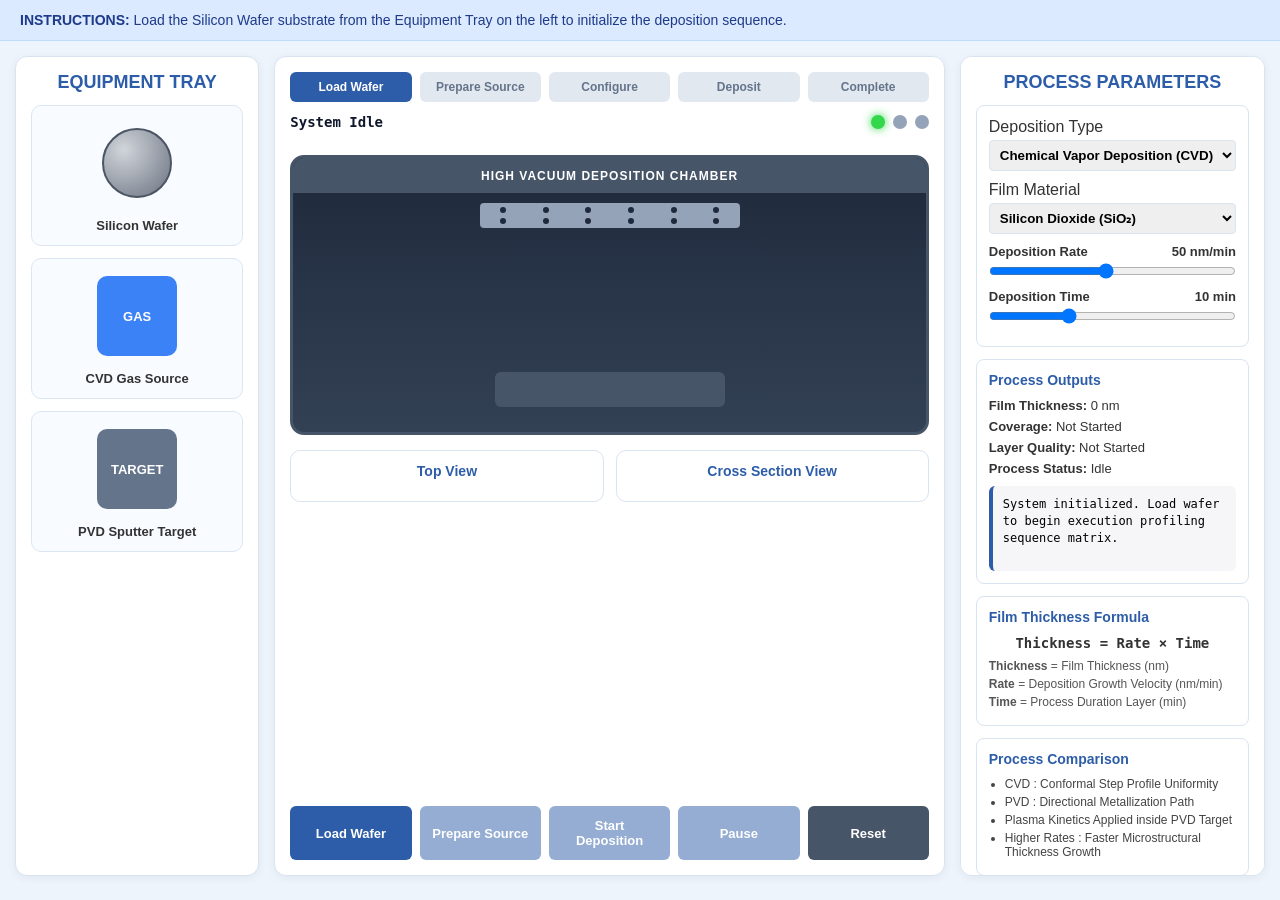
<file: exp-deposition-dei/simulation/index.html>
<!DOCTYPE html>
<html lang="en">
<head>
    <meta charset="UTF-8">
    <meta name="viewport" content="width=device-width, initial-scale=1.0">
    <title>Thin Film Deposition Virtual Lab</title>
    <link rel="stylesheet" href="./css/main.css">
</head>
<body>

    <div class="top-instruction-bar" id="instructionBanner">
        <strong>Instructions:</strong> <span id="instructionText">Load the Silicon Wafer substrate from the Equipment Tray on the left to initialize the deposition sequence.</span>
    </div>


    <main class="main-container">
        <section class="panel left-panel">
            <h2>Equipment Tray</h2>
            <div class="equipment-area">
                <div class="equipment-card" id="waferCard">
                    <div class="equipment-display">
                        <div class="mini-wafer"></div>
                    </div>
                    <p class="equipment-label">Silicon Wafer</p>
                </div>

                <div class="equipment-card" id="gasCard">
                    <div class="equipment-display">
                        <div class="gas-icon">GAS</div>
                    </div>
                    <p class="equipment-label">CVD Gas Source</p>
                </div>

                <div class="equipment-card" id="targetCard">
                    <div class="equipment-display">
                        <div class="target-icon">TARGET</div>
                    </div>
                    <p class="equipment-label">PVD Sputter Target</p>
                </div>
            </div>
        </section>

        <section class="panel center-panel">
            <div class="step-tracker">
                <div class="step active-step" id="step1">Load Wafer</div>
                <div class="step" id="step2">Prepare Source</div>
                <div class="step" id="step3">Configure</div>
                <div class="step" id="step4">Deposit</div>
                <div class="step" id="step5">Complete</div>
            </div>

            <div class="lab-area">
                <div class="hud-display">
                    <div class="process-timer" id="processTimer">System Idle</div>
                    <div class="status-right">
                        <div class="status-led green active" id="lightGreen"></div>
                        <div class="status-led orange" id="lightOrange"></div>
                        <div class="status-led red" id="lightRed"></div>
                    </div>
                </div>

                <div class="vacuum-chamber">
                    <div class="chamber-header">
                        <div class="vacuum-label">HIGH VACUUM DEPOSITION CHAMBER</div>
                    </div>

                    <div class="showerhead" id="showerhead">
                        <div class="hole"></div><div class="hole"></div><div class="hole"></div>
                        <div class="hole"></div><div class="hole"></div><div class="hole"></div>
                        <div class="hole"></div><div class="hole"></div><div class="hole"></div>
                        <div class="hole"></div><div class="hole"></div><div class="hole"></div>
                    </div>

                    <div class="pvd-target hidden" id="pvdTarget">SPUTTER TARGET</div>

                    <div class="plasma-zone" id="plasmaZone">
                        <div class="plasma-core"></div>
                    </div>

                    <div class="particle-zone" id="particleZone"></div>

                    <div class="wafer-stage">
                        <div class="wafer-chuck">
                            <div class="wafer-real" id="waferReal">
                                <div class="film-layer" id="filmLayer"></div>
                            </div>
                        </div>
                    </div>
                </div>

                <div class="visualization-row">
                    <div class="view-card">
                        <h3>Top View</h3>
                        <div class="wafer-top-view">
                            <div class="deposited-layer-top" id="depositedLayerTop"></div>
                        </div>
                    </div>

                    <div class="view-card">
                        <h3>Cross Section View</h3>
                        <div class="cross-section-wafer">
                            <div class="deposited-layer" id="depositedLayer"></div>
                            <div class="silicon-layer">Silicon Wafer</div>
                        </div>
                    </div>
                </div>
            </div>

            <div class="button-area-container">
                <div class="button-area">
                    <button id="loadWaferBtn" class="btn">Load Wafer</button>
                    <button id="prepareBtn" class="btn" disabled>Prepare Source</button>
                    <button id="startBtn" class="btn" disabled>Start Deposition</button>
                    <button id="pauseBtn" class="btn" disabled>Pause</button>
                    <button id="resetBtn" class="btn btn-reset">Reset</button>
                </div>
            </div>
        </section>

        <section class="panel right-panel">
            <h2>Process Parameters</h2>
            <div class="control-card">
                <div class="slider-group">
                    <label for="depositionType">Deposition Type</label>
                    <select id="depositionType">
                        <option value="cvd">Chemical Vapor Deposition (CVD)</option>
                        <option value="pvd">Physical Vapor Deposition (PVD)</option>
                    </select>
                </div>

                <div class="slider-group">
                    <label for="materialType">Film Material</label>
                    <select id="materialType">
                        <option value="oxide">Silicon Dioxide (SiO₂)</option>
                        <option value="poly">Polysilicon</option>
                        <option value="aluminum">Aluminum</option>
                    </select>
                </div>

                <div class="slider-group">
                    <div class="slider-header">
                        <label for="depositionRate">Deposition Rate</label>
                        <span><span id="rateValue">50</span> nm/min</span>
                    </div>
                    <input type="range" id="depositionRate" min="5" max="100" value="50">
                </div>

                <div class="slider-group">
                    <div class="slider-header">
                        <label for="depositionTime">Deposition Time</label>
                        <span><span id="timeValue">10</span> min</span>
                    </div>
                    <input type="range" id="depositionTime" min="1" max="30" value="10">
                </div>
            </div>

            <div class="output-box">
                <h3>Process Outputs</h3>
                <div class="diagnostic-row">
                    <strong>Film Thickness:</strong> <span id="thicknessOutput">0</span> nm
                </div>
                <div class="diagnostic-row">
                    <strong>Coverage:</strong> <span id="coverageOutput">Not Started</span>
                </div>
                <div class="diagnostic-row">
                    <strong>Layer Quality:</strong> <span id="qualityOutput">Not Started</span>
                </div>
                <div class="diagnostic-row">
                    <strong>Process Status:</strong> <span id="processStatus">Idle</span>
                </div>
                <div class="console-log" id="statusBox">
                    System initialized. Load wafer to begin execution profiling sequence matrix.
                </div>
            </div>

            <div class="formula-box">
                <h3>Film Thickness Formula</h3>
                <div class="equation">Thickness = Rate &times; Time</div>
                <div class="variable-legend">
                    <p><strong>Thickness</strong> = Film Thickness (nm)</p>
                    <p><strong>Rate</strong> = Deposition Growth Velocity (nm/min)</p>
                    <p><strong>Time</strong> = Process Duration Layer (min)</p>
                </div>
            </div>

            <div class="relations-box">
                <h3>Process Comparison</h3>
                <ul>
                    <li>CVD : Conformal Step Profile Uniformity</li>
                    <li>PVD : Directional Metallization Path</li>
                    <li>Plasma Kinetics Applied inside PVD Target</li>
                    <li>Higher Rates : Faster Microstructural Thickness Growth</li>
                </ul>
            </div>
        </section>
    </main>

    <script src="./js/main.js"></script>
</body>
</html>
</file>
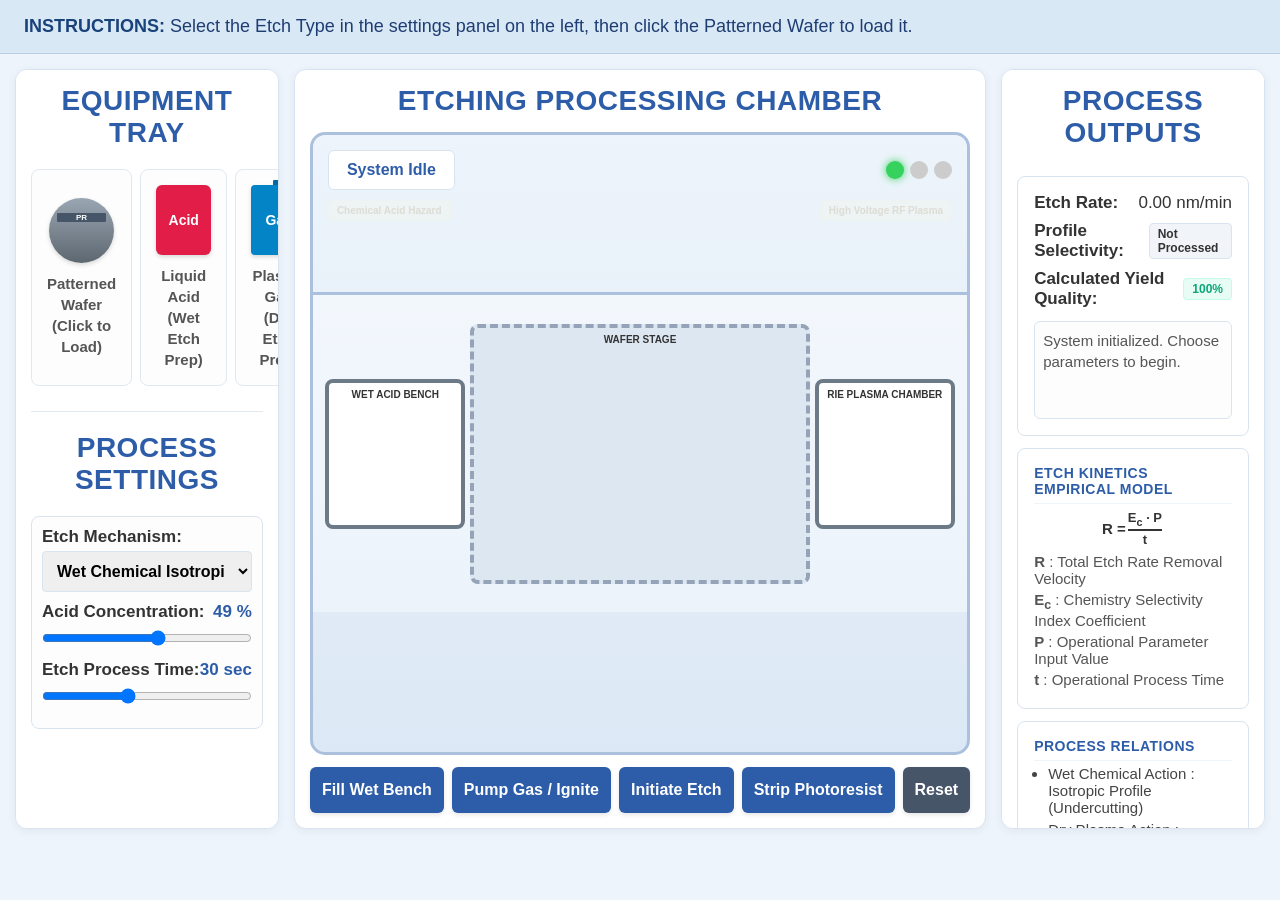
<file: exp-etching-dei/simulation/index.html>
<!DOCTYPE html>
<html lang="en">
<head>
    <meta charset="UTF-8">
    <meta name="viewport" content="width=device-width, initial-scale=1.0">
    <title>Semiconductor Etching Virtual Lab</title>
    <link rel="stylesheet" href="./css/main.css">
</head>
<body>

    <div class="orientation-overlay">
        <div class="overlay-card">
            <div class="phone-icon-animation">🔄</div>
            <h2>Screen Rotation Required</h2>
            <p>This Virtual Lab module requires a wider workspace. Please rotate your device to landscape mode to begin the experiment.</p>
        </div>
    </div>

    <div class="top-instruction-bar" id="instructionBanner">
        <strong>Instructions:</strong> <span id="instructionText">Select the Etch Type in the settings panel on the left, then click the Patterned Wafer to load it.</span>
    </div>

    <main class="main-container">
        <section class="panel left-panel">
            <h2>Equipment Tray</h2>
            <div class="equipment-area">
                <div class="equipment-card" id="waferCard">
                    <div class="equipment wafer-tool" id="waferTool">
                        <div class="mini-wafer-patterned"></div>
                    </div>
                    <p class="equipment-label">Patterned Wafer (Click to Load)</p>
                </div>

                <div class="equipment-card" id="etchantCard">
                    <div class="equipment bottle" id="etchantBottle">
                        <span>Acid</span>
                    </div>
                    <p class="equipment-label">Liquid Acid (Wet Etch Prep)</p>
                </div>

                <div class="equipment-card" id="gasCard">
                    <div class="equipment gas-canister" id="gasCanister">
                        <div class="canister-cap"></div>
                        <span>Gas</span>
                    </div>
                    <p class="equipment-label">Plasma Gas (Dry Etch Prep)</p>
                </div>
            </div>

            <hr class="panel-divider">

            <h2>Process Settings</h2>
            <div class="control-card">
                <div class="slider-group">
                    <div class="slider-header">
                        <label for="etchType">Etch Mechanism:</label>
                    </div>
                    <select id="etchType" class="selector-input">
                        <option value="wet">Wet Chemical Isotropic Etching</option>
                        <option value="dry">Dry Reactive Ion Anisotropic Etching (RIE)</option>
                    </select>
                </div>

                <div class="slider-group" id="concentrationGroup">
                    <div class="slider-header">
                        <label for="etchConcentration">Acid Concentration:</label>
                        <span class="metric-display"><span id="concentrationValue">49</span> %</span>
                    </div>
                    <input type="range" id="etchConcentration" min="10" max="80" value="49">
                </div>

                <div class="slider-group" id="rfPowerGroup" style="display: none;">
                    <div class="slider-header">
                        <label for="rfPower">RF Plasma Power:</label>
                        <span class="metric-display"><span id="rfValue">150</span> W</span>
                    </div>
                    <input type="range" id="rfPower" min="50" max="300" value="150">
                </div>

                <div class="slider-group">
                    <div class="slider-header">
                        <label for="etchTime">Etch Process Time:</label>
                        <span class="metric-display"><span id="timeValue">30</span> sec</span>
                    </div>
                    <input type="range" id="etchTime" min="10" max="60" value="30">
                </div>
            </div>
        </section>

        <section class="panel center-panel">
            <h2>Etching Processing Chamber</h2>
            
            <div class="lab-area">
            <div class="hud-display">

    <div class="process-timer" id="processTimer">
        System Idle
    </div>

    <div class="status-lights">
        <div class="light green active" id="lightGreen"></div>
        <div class="light orange" id="lightOrange"></div>
        <div class="light red" id="lightRed"></div>
    </div>

</div>

                <div class="hazard-indicators">
                    <div class="warning-tag chemical-tag" id="chemicalHazardTag">Chemical Acid Hazard</div>
                    <div class="warning-tag rf-tag" id="rfHazardTag">High Voltage RF Plasma</div>
                </div>

                <div class="cleanroom-bench">
                    <div class="wet-station-module">
                        <div class="wet-tank" id="wetTank">
                            <div class="wet-liquid" id="wetLiquid"></div>
                            <div class="tank-title">Wet Acid Bench</div>
                        </div>
                    </div>

                    <div class="handling-chuck-module">
                        <div class="handling-chuck" id="handlingChuck">
                            <div class="chuck-title">Wafer Stage</div>
                            <div class="wafer" id="mainWafer">
                                <div class="layer-label">Photoresist</div>
                                <div class="layer-mask-left"></div>
                                <div class="layer-mask-right"></div>
                                <div class="target-etch-layer" id="targetEtchLayer"></div>
                                <div class="oxide-label">SiO₂ Layer</div>
                                <div class="silicon-substrate"></div>
                                <div class="substrate-label">Silicon</div>
                            </div>
                        </div>
                    </div>

                    <div class="dry-chamber-module">
                        <div class="dry-reactor" id="dryReactor">
                            <div class="plasma-glow" id="plasmaGlow"></div>
                            <div class="reactor-title">RIE Plasma Chamber</div>
                        </div>
                    </div>
                </div>
            </div>

            <div class="button-area-container">
                <div class="button-area">
                    <button id="loadChemicalBtn" class="btn">Fill Wet Bench</button>
                    <button id="ignitePlasmaBtn" class="btn">Pump Gas / Ignite</button>
                    <button id="startEtchBtn" class="btn">Initiate Etch</button>
                    <button id="stripPRBtn" class="btn">Strip Photoresist</button>
                    <button id="resetBtn" class="btn btn-reset">Reset</button>
                </div>
            </div>
        </section>

        <section class="panel right-panel">
            <h2>Process Outputs</h2>
            <div class="output-box">
                <div class="diagnostic-row">
                    <strong>Etch Rate:</strong>
                    <span class="value-readout"><span id="etchRateDisplay">0.00</span> nm/min</span>
                </div>
                <div class="diagnostic-row">
                    <strong>Profile Selectivity:</strong>
                    <span class="value-readout status-badge" id="anisotropyDisplay">Not Processed</span>
                </div>
                <div class="diagnostic-row">
                    <strong>Calculated Yield Quality:</strong>
                    <span class="value-readout status-badge quality-badge" id="qualityDisplay">100%</span>
                </div>
                <div class="console-log" id="statusBox">
                    System initialized. Choose parameters to begin.
                </div>
            </div>

            <div class="formula-box">
    <h3>Etch Kinetics Empirical Model</h3>
    <div class="equation">
        R = 
        <div class="fraction">
            <span class="numerator">E<sub>c</sub> &middot; P</span>
            <span class="denominator">t</span>
        </div>
    </div>
    <div class="variable-legend">
        <p><strong>R</strong> : Total Etch Rate Removal Velocity</p>
        <p><strong>E<sub>c</sub></strong> : Chemistry Selectivity Index Coefficient</p>
        <p><strong>P</strong> : Operational Parameter Input Value</p>
        <p><strong>t</strong> : Operational Process Time</p>
    </div>
</div>

            <div class="relations-box">
                <h3>Process Relations</h3>
                <ul>
                    <li>Wet Chemical Action : Isotropic Profile (Undercutting)</li>
                    <li>Dry Plasma Action : Anisotropic Profile (Vertical Walls)</li>
                    <li>Higher Concentration/Power : Increased Etch Speed</li>
                    <li>Extended Over-Etching : Mask Over-Digging Failures</li>
                </ul>
            </div>
        </section>
    </main>

    <script src="./js/main.js"></script>
</body>
</html>
</file>
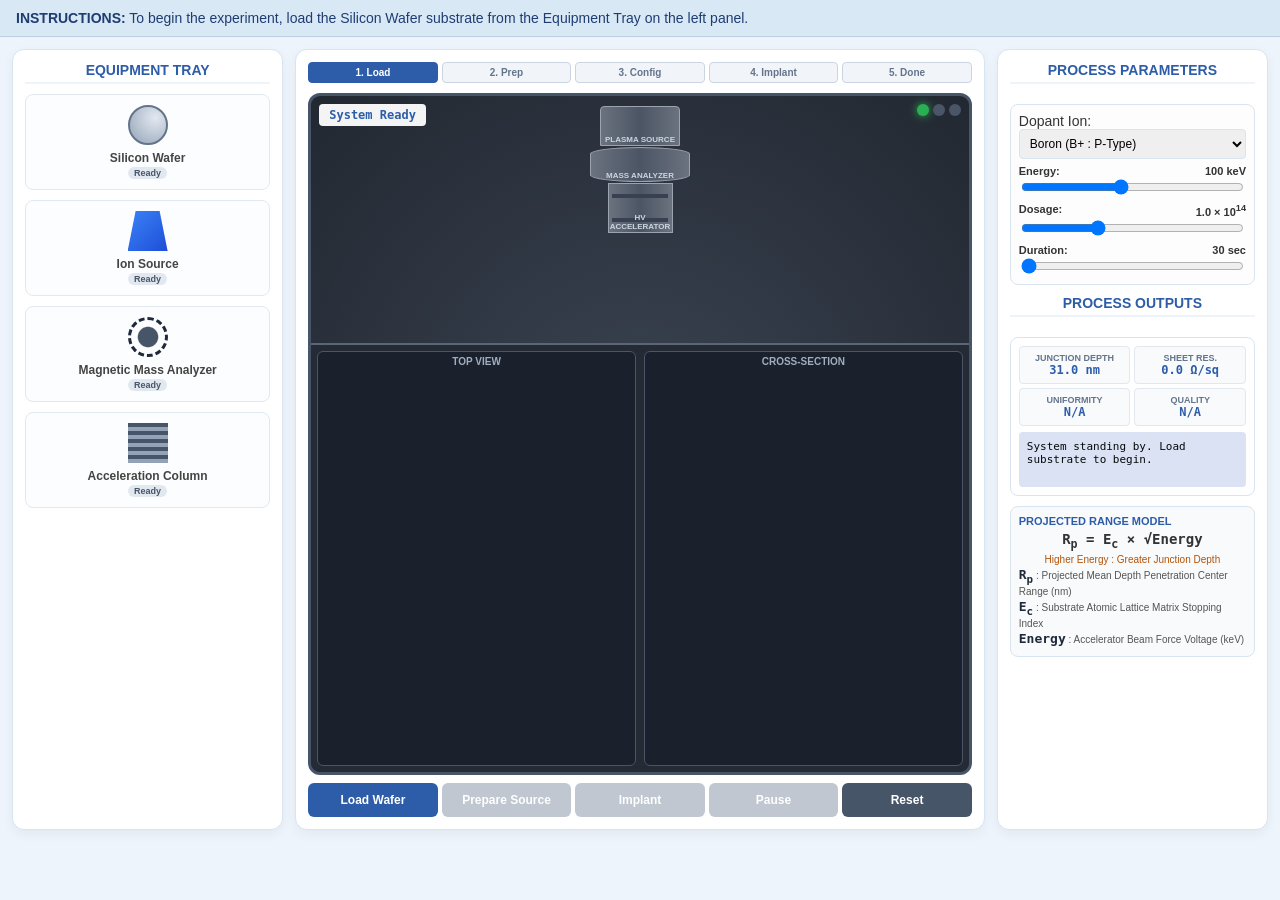
<file: exp-ion-implantation-dei/simulation/index.html>
<!DOCTYPE html>
<html lang="en">
<head>
    <meta charset="UTF-8">
    <meta name="viewport" content="width=device-width, initial-scale=1.0, maximum-scale=1.0, user-scalable=no">
    <title>Ion Implantation Virtual Laboratory</title>
    <link rel="stylesheet" href="./css/main.css">
</head>
<body>

    <div class="top-instruction-bar" id="instructionBanner">
        <strong>Instructions:</strong> <span id="instructionText">To begin the experiment, load the Silicon Wafer substrate from the Equipment Tray on the left panel.</span>
    </div>


    <main class="main-container">
        
        <section class="panel left-panel">
            <h2>Equipment Tray</h2>
            <div class="equipment-area">
                <div class="equipment-card" id="equipWafer">
                    <div class="equip-icon wafer-icon"></div>
                    <p class="equipment-label">Silicon Wafer</p>
                    <span class="status-badge state-idle">Ready</span>
                </div>

                <div class="equipment-card" id="equipSource">
                    <div class="equip-icon source-icon"></div>
                    <p class="equipment-label">Ion Source</p>
                    <span class="status-badge state-idle">Ready</span>
                </div>

                <div class="equipment-card" id="equipAnalyzer">
                    <div class="equip-icon analyzer-icon"></div>
                    <p class="equipment-label">Magnetic Mass Analyzer</p>
                    <span class="status-badge state-idle">Ready</span>
                </div>

                <div class="equipment-card" id="equipColumn">
                    <div class="equip-icon column-icon"></div>
                    <p class="equipment-label">Acceleration Column</p>
                    <span class="status-badge state-idle">Ready</span>
                </div>
            </div>
        </section>

        <section class="panel center-panel">
            <div class="step-tracker">
                <div class="step active-step" id="step1">1. Load</div>
                <div class="step" id="step2">2. Prep</div>
                <div class="step" id="step3">3. Config</div>
                <div class="step" id="step4">4. Implant</div>
                <div class="step" id="step5">5. Done</div>
            </div>

            <div class="lab-area">
                <div class="hud-display">
                    <div class="process-timer" id="processTimer">System Ready</div>
                    <div class="status-lights">
                        <div class="light green active" id="lightGreen"></div>
                        <div class="light orange" id="lightOrange"></div>
                        <div class="light red" id="lightRed"></div>
                    </div>
                </div>

                <div class="hazard-indicators">
                    <div class="warning-tag" id="hvHazardTag">HV Active</div>
                    <div class="warning-tag" id="thermalHazardTag">RTA Hot</div>
                </div>

                <div class="chamber-frame">
                    <div class="chamber-module ion-source-source" id="sourceChamber">
                        <div class="plasma-glow" id="plasmaGlow"></div>
                        <div class="module-title">Plasma Source</div>
                    </div>

                    <div class="chamber-module magnetic-analyzer" id="magnetChamber">
                        <div class="magnetic-rings" id="magRing1"></div>
                        <div class="magnetic-rings" id="magRing2"></div>
                        <div class="module-title">Mass Analyzer</div>
                    </div>

                    <div class="chamber-module acceleration-column" id="columnChamber">
                        <div class="column-grids"></div>
                        <div class="column-grids"></div>
                        <div class="module-title">HV Accelerator</div>
                    </div>

                    <div class="ion-beam-track">
                        <div class="ion-beam" id="ionBeam"></div>
                    </div>

                    <div class="end-station">
                        <div class="dual-view-container">
                            <div class="view-block">
                                <div class="view-title">Top View</div>
                                <div class="wafer-chuck">
                                    <div class="wafer-top-surface" id="waferTop">
                                        <div class="notch"></div>
                                    </div>
                                </div>
                            </div>
                            <div class="view-block">
                                <div class="view-title">Cross-Section</div>
                                <div class="wafer-chuck">
                                    <div class="wafer-cross-section" id="waferCross">
                                        <div class="pr-mask left-mask">PR Mask</div>
                                        <div class="pr-mask right-mask">PR Mask</div>
                                        <div class="dopant-penetration-profile" id="dopantProfile"></div>
                                        <div class="substrate-label">Silicon</div>
                                    </div>
                                </div>
                            </div>
                        </div>
                    </div>
                </div>
            </div>

            <div class="button-area-container">
                <div class="button-area">
                    <button id="btnLoadWafer" class="btn">Load Wafer</button>
                    <button id="btnPrepareSource" class="btn btn-locked" disabled>Prepare Source</button>
                    <button id="btnStartImplant" class="btn btn-locked" disabled>Implant</button>
                    <button id="btnPause" class="btn btn-locked btn-pause" disabled>Pause</button>
                    <button id="btnReset" class="btn btn-reset">Reset</button>
                </div>
            </div>
        </section>

        <section class="panel right-panel">
            <h2>Process Parameters</h2>
            <div class="control-card">
                <div class="slider-group">
                    <label for="dopantType">Dopant Ion:</label>
                    <select id="dopantType" class="selector-input">
                        <option value="boron">Boron (B+ : P-Type)</option>
                        <option value="phosphorus">Phosphorus (P+ : N-Type)</option>
                        <option value="arsenic">Arsenic (As+ : N-Type)</option>
                    </select>
                </div>

                <div class="slider-group">
                    <div class="slider-header">
                        <label for="energySlider">Energy:</label>
                        <span class="metric-display"><span id="energyValue">100</span> keV</span>
                    </div>
                    <input type="range" id="energySlider" min="20" max="200" value="100" step="5">
                </div>

                <div class="slider-group">
                    <div class="slider-header">
                        <label for="doseSlider">Dosage:</label>
                        <span class="metric-display"><span id="doseValue">1.0</span> &times; 10<sup>14</sup></span>
                    </div>
                    <input type="range" id="doseSlider" min="13.0" max="16.0" value="14.0" step="0.1">
                </div>

                <div class="slider-group">
                    <div class="slider-header">
                        <label for="timeSlider">Duration:</label>
                        <span class="metric-display"><span id="timeValue">30</span> sec</span>
                    </div>
                    <input type="range" id="timeSlider" min="10" max="60" value="10" step="1">
                </div>
            </div>

            <h2>Process Outputs</h2>
            <div class="output-box">
                <div class="diagnostic-grid">
                    <div class="output-card">
                        <span class="card-title">Junction Depth</span>
                        <div class="card-value"><span id="outDepth">0.0</span> nm</div>
                    </div>
                    <div class="output-card">
                        <span class="card-title">Sheet Res.</span>
                        <div class="card-value"><span id="outResistance">0.0</span> &Omega;/sq</div>
                    </div>
                    <div class="output-card">
                        <span class="card-title">Uniformity</span>
                        <div class="card-value"><span id="outUniformity">N/A</span></div>
                    </div>
                    <div class="output-card">
                        <span class="card-title">Quality</span>
                        <div class="card-value"><span id="outQuality">N/A</span></div>
                    </div>
                </div>
                <div class="console-log" id="statusBox">
                    System standing by. Load substrate to begin.
                </div>
            </div>

            <div class="formula-box">
    <h3>Projected Range Model</h3>
    <div class="equation">
    R<sub>p</sub> = E<sub>c</sub> &times; &#8730;Energy
</div>
    <div class="flow-relation">
        Higher Energy : Greater Junction Depth
    </div>
    <div class="variable-legend">
        <p><strong>R<sub>p</sub></strong> : Projected Mean Depth Penetration Center Range (nm)</p>
        <p><strong>E<sub>c</sub></strong> : Substrate Atomic Lattice Matrix Stopping Index</p>
        <p><strong>Energy</strong> : Accelerator Beam Force Voltage (keV)</p>
    </div>
</div>
        </section>

    </main>

    <script src="./js/main.js"></script>
</body>
</html>
</file>
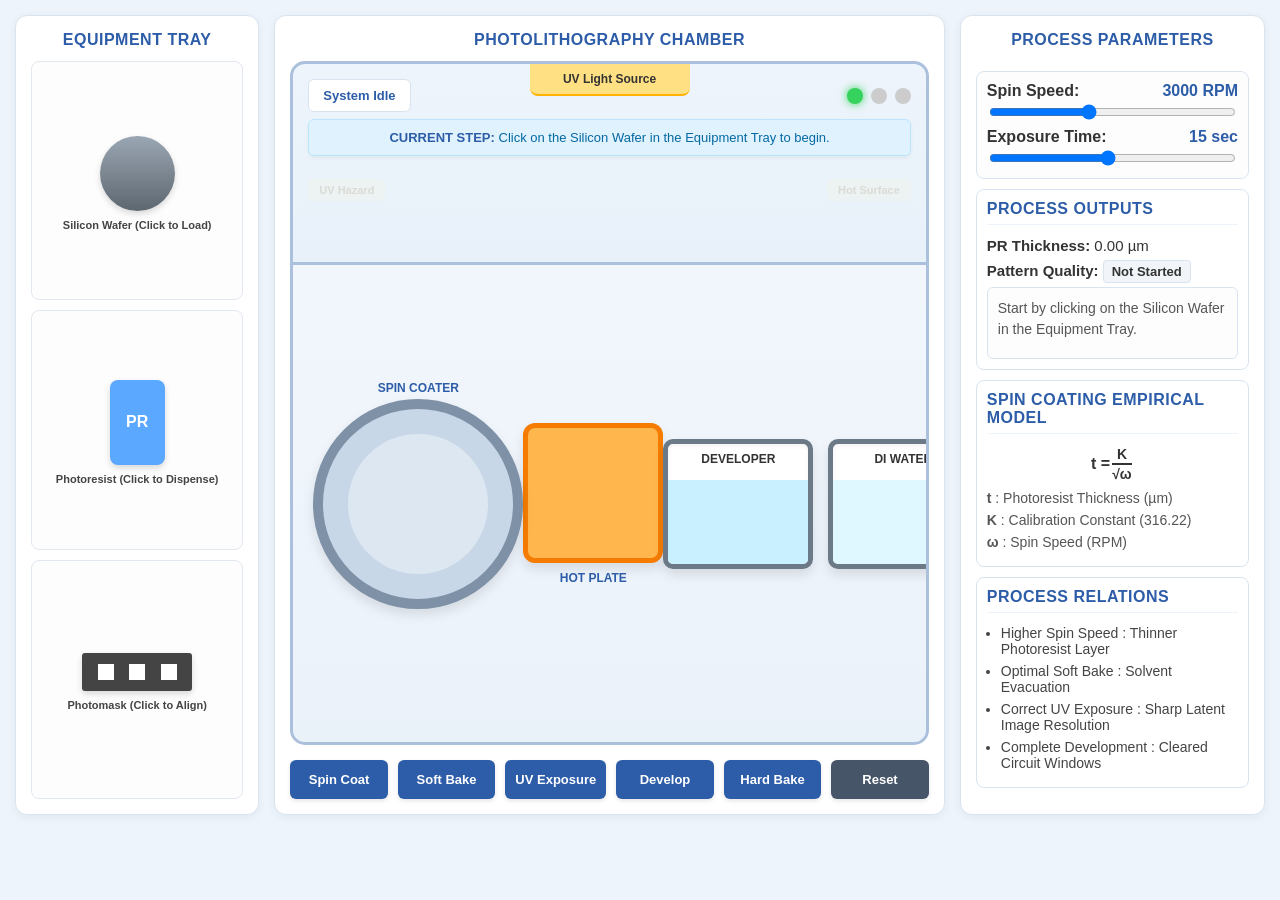
<file: exp-photolithography-dei/simulation/index.html>
<!DOCTYPE html>
<html lang="en">
<head>
    <meta charset="UTF-8">
    <meta name="viewport" content="width=device-width, initial-scale=1.0">
    <title>Photolithography</title>
    <link rel="stylesheet" href="./css/main.css">
</head>
<body>
	<div class="orientation-overlay">
    <div class="overlay-card">
        <div class="phone-icon-animation">🔄</div>
        <h2>Screen Rotation Required</h2>
        <p>This Virtual Lab module requires a wider workspace. Please rotate your device to landscape mode to begin the experiment.</p>
    </div>
</div>


    <main class="main-container">
        <section class="panel left-panel">
            <h2>Equipment Tray</h2>
            <div class="equipment-area">
                <div class="equipment-card" id="waferCard">
                    <div class="equipment wafer-tool" id="waferTool">
                        <div class="mini-wafer"></div>
                    </div>
                    <p class="equipment-label">Silicon Wafer (Click to Load)</p>
                </div>

                <div class="equipment-card" id="prCard">
                    <div class="equipment bottle" id="photoresistBottle">
                        <span>PR</span>
                    </div>
                    <p class="equipment-label">Photoresist (Click to Dispense)</p>
                </div>

                <div class="equipment-card" id="maskCard">
                    <div class="equipment mask-tool" id="maskTool">
                        <div class="mask-hole"></div>
                        <div class="mask-hole"></div>
                        <div class="mask-hole"></div>
                    </div>
                    <p class="equipment-label">Photomask (Click to Align)</p>
                </div>
            </div>
        </section>

        <section class="panel center-panel">
            <h2>Photolithography Chamber</h2>
            
            <div class="lab-area">
                <div class="hud-display">
                    <div class="process-timer" id="processTimer">System Idle</div>
                    <div class="status-lights">
                        <div class="light green active" id="lightGreen"></div>
                        <div class="light orange" id="lightOrange"></div>
                        <div class="light red" id="lightRed"></div>
                    </div>
                </div>

                <div class="instruction-banner" id="instructionBanner">
                    <strong>CURRENT STEP:</strong> <span id="instructionText">Click on the Silicon Wafer in the Equipment Tray to begin.</span>
                </div>

                <div class="hazard-indicators">
                    <div class="warning-tag uv-tag" id="uvHazardTag">UV Hazard</div>
                    <div class="warning-tag heat-tag" id="heatHazardTag">Hot Surface</div>
                </div>

                <div class="cleanroom-bench">
                    
                    <div class="spin-coater-module">
                        <div class="spin-coater" id="spinCoater">
                            <div class="machine-title">Spin Coater</div>
                            <div class="wafer-holder">
                                <div class="wafer" id="mainWafer">
                                    <div class="photoresist-layer" id="photoresistLayer"></div>
                                    <div class="pattern" id="pattern">
                                        <div class="line l1"></div>
                                        <div class="line l2"></div>
                                        <div class="line l3"></div>
                                    </div>
                                </div>
                            </div>
                        </div>
                    </div>

                    <div class="main-mask" id="mainMask">
                        <div class="mask-aperture">
                            <div class="mask-hole"></div>
                            <div class="mask-hole"></div>
                            <div class="mask-hole"></div>
                        </div>
                        <div class="mask-label">Photomask Fixture</div>
                    </div>

                    <div class="hotplate" id="hotplate">
                        <div class="hotplate-surface"></div>
                        <span class="module-label">Hot Plate</span>
                    </div>

                    <div class="wet-bench-module">
                        <div class="developer-tank">
                            <div class="liquid"></div>
                            <div class="tank-title">Developer</div>
                        </div>
                        <div class="di-tank">
                            <div class="water"></div>
                            <div class="tank-title">DI Water</div>
                        </div>
                    </div>

                </div>

                <div class="uv-source" id="uvSource">UV Light Source</div>
                <div class="uv-light" id="uvLight"></div>
            </div>

            <div class="button-area-container">
                <div class="button-area">
                    <button id="coatBtn" class="btn">Spin Coat</button>
                    <button id="bakeBtn" class="btn">Soft Bake</button>
                    <button id="uvBtn" class="btn">UV Exposure</button>
                    <button id="developBtn" class="btn">Develop</button>
                    <button id="hardBakeBtn" class="btn">Hard Bake</button>
                    <button id="resetBtn" class="btn btn-reset">Reset</button>
                </div>
            </div>
        </section>

        <section class="panel right-panel">
            <h2>Process Parameters</h2>
            
            <div class="control-card">
                <div class="slider-group">
                    <div class="slider-header">
                        <label for="spinSpeed">Spin Speed:</label>
                        <span class="metric-display"><span id="spinValue">3000</span> RPM</span>
                    </div>
                    <input type="range" id="spinSpeed" min="1000" max="6000" value="3000">
                </div>

                <div class="slider-group">
                    <div class="slider-header">
                        <label for="exposureTime">Exposure Time:</label>
                        <span class="metric-display"><span id="exposureValue">15</span> sec</span>
                    </div>
                    <input type="range" id="exposureTime" min="1" max="30" value="15">
                </div>
            </div>

            <div class="output-box">
                <h3>Process Outputs</h3>
                <div class="diagnostic-row">
                    <strong>PR Thickness:</strong>
                    <span class="value-readout"><span id="thickness">0.00</span> µm</span>
                </div>
                <div class="diagnostic-row">
                    <strong>Pattern Quality:</strong>
                    <span class="value-readout status-badge" id="quality">Not Started</span>
                </div>
                <div class="console-log" id="statusBox">
                    Start by clicking on the Silicon Wafer in the Equipment Tray.
                </div>
            </div>

            <div class="formula-box">
                <h3>Spin Coating Empirical Model</h3>
                <div class="equation">
                    t = <div class="fraction"><span class="numerator">K</span><span class="denominator">&radic;&omega;</span></div>
                </div>
                <div class="variable-legend">
                    <p><strong>t</strong> : Photoresist Thickness (&micro;m)</p>
                    <p><strong>K</strong> : Calibration Constant (316.22)</p>
                    <p><strong>&omega;</strong> : Spin Speed (RPM)</p>
                </div>
            </div>

            <div class="relations-box">
                <h3>Process Relations</h3>
                <ul>
                    <li>Higher Spin Speed : Thinner Photoresist Layer</li>
                    <li>Optimal Soft Bake : Solvent Evacuation</li>
                    <li>Correct UV Exposure : Sharp Latent Image Resolution</li>
                    <li>Complete Development : Cleared Circuit Windows</li>
                </ul>
            </div>
        </section>
    </main>

    <script src="./js/main.js"></script>
</body>
</html>
</file>
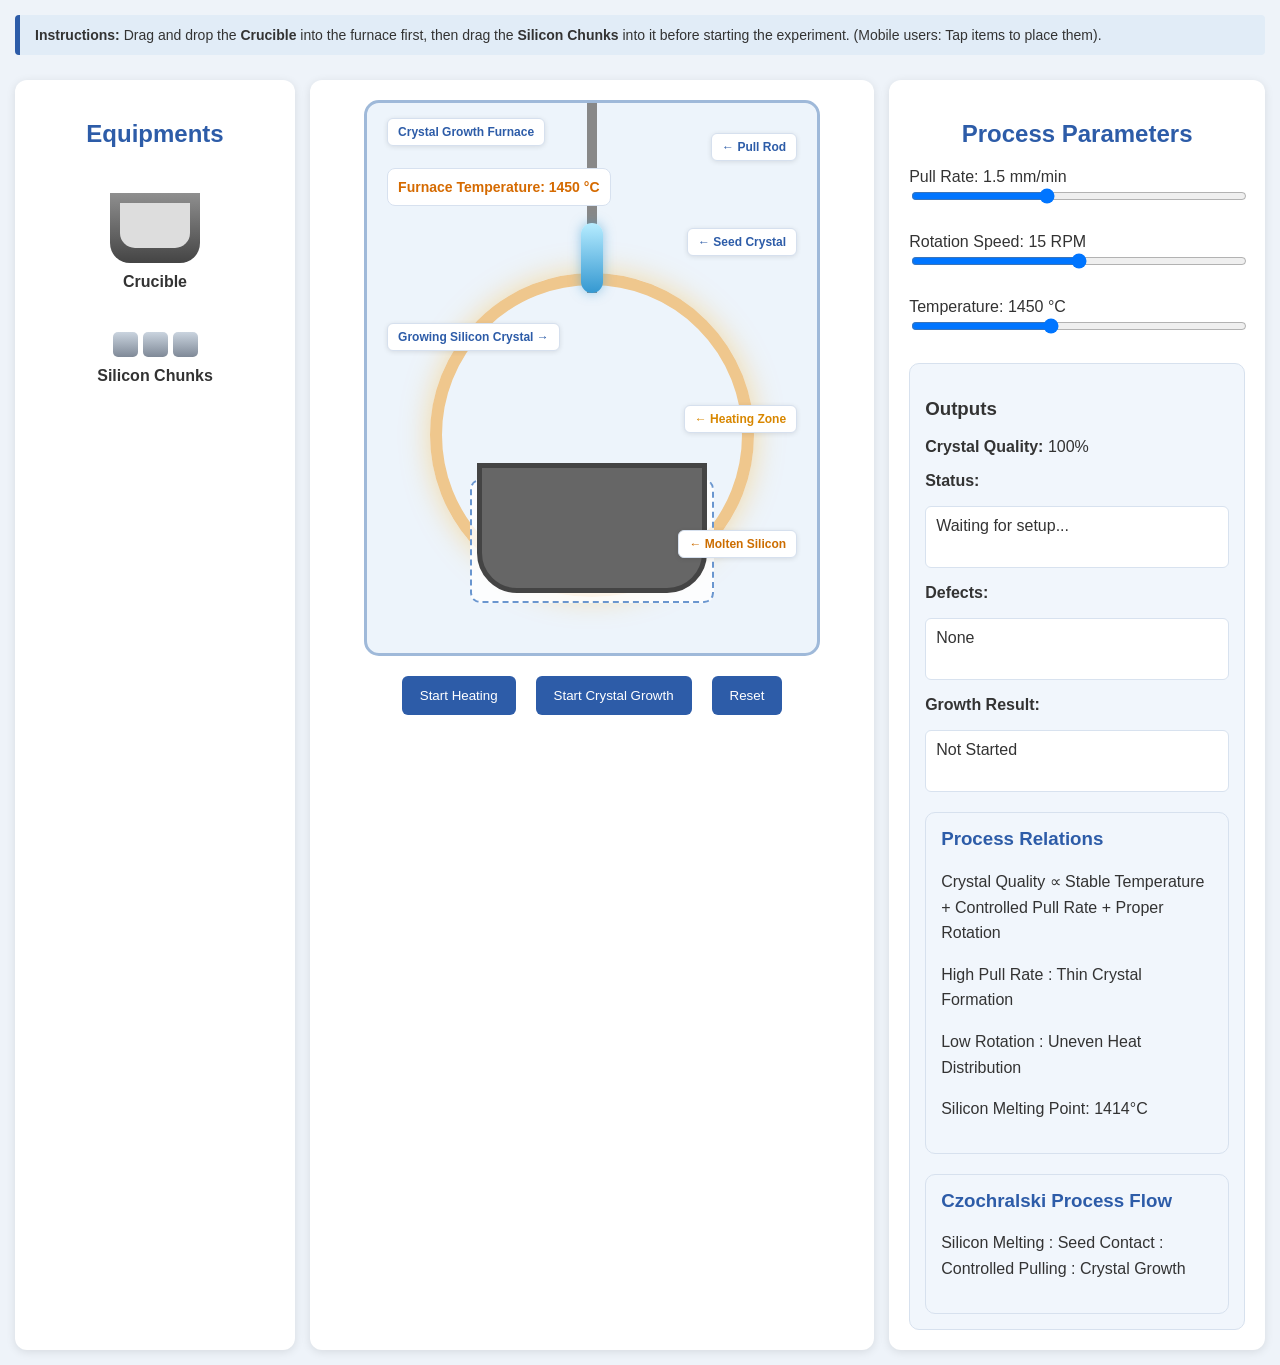
<file: exp-silicon-crystal-growth-dei/simulation/index.html>
<!DOCTYPE html>
<html lang="en">
<head>
    <meta charset="UTF-8">
    <meta name="viewport" content="width=device-width, initial-scale=1.0">
    <title>Czochralski Crystal Growth Virtual Lab</title>
    <link rel="stylesheet" href="./css/main.css">
</head>
<body>

    <div class="main-container">
        <div class="instruction-banner" id="instructionBanner">
    <strong>Instructions:</strong> Drag and drop the <b>Crucible</b> into the furnace first, then drag the <b>Silicon Chunks</b> into it before starting the experiment. (Mobile users: Tap items to place them).
</div>

        <div class="panel left-panel">
            <h2>Equipments</h2>
            <div class="equipment-area">
                <div class="equipment crucible" draggable="true" id="crucible">
                    <div class="crucible-inner"></div>
                </div>
                <p class="label">Crucible</p>

                <div class="equipment silicon" draggable="true" id="silicon">
                    <div class="chunk"></div>
                    <div class="chunk"></div>
                    <div class="chunk"></div>
                </div>
                <p class="label">Silicon Chunks</p>
            </div>
        </div>

        <div class="panel center-panel">
            <div class="furnace" id="furnace">

                <div class="heater-ring"></div>

                <div class="label-tag furnace-label">
                    Crystal Growth Furnace
                </div>

                <div class="label-tag heater-label">
                    &leftarrow; Heating Zone
                </div>

                <div class="label-tag rod-label">
                    &leftarrow; Pull Rod
                </div>

                <div class="label-tag seed-label">
                    &leftarrow; Seed Crystal
                </div>

                <div class="label-tag melt-label">
                    &leftarrow; Molten Silicon
                </div>

                <div class="label-tag crystal-label">
                    Growing Silicon Crystal &rightarrow;
                </div>

                <div class="live-temp">
                    Furnace Temperature: <span id="liveTemp">1450</span> °C
                </div>
                
                <div class="guide-box crucible-guide">
                    Drop Crucible Here
                </div>

                <div class="guide-box silicon-guide">
                    Add Silicon Here
                </div>

                <div class="pull-rod"></div>

                <div class="attached-seed"></div>

                <div class="crystal" id="crystal"></div>

                <div class="crucible-zone">
                    <div class="molten-silicon" id="moltenSilicon"></div>
                </div>
            </div>

            <div class="buttons">
                <button id="heatBtn">Start Heating</button>
                <button id="growthBtn">Start Crystal Growth</button>
                <button id="resetBtn">Reset</button>
            </div>
        </div>

        <div class="panel right-panel">
            <h2>Process Parameters</h2>

            <div class="slider-group">
                <label>Pull Rate: <span id="pullValue">1.5</span> mm/min</label>
                <input type="range" id="pullRate" min="0.5" max="3" step="0.1" value="1.5">
            </div>

            <div class="slider-group">
                <label>Rotation Speed: <span id="rotationValue">15</span> RPM</label>
                <input type="range" id="rotationSpeed" min="5" max="25" step="1" value="15">
            </div>

            <div class="slider-group">
                <label>Temperature: <span id="tempValue">1450</span> °C</label>
                <input type="range" id="temperature" min="1415" max="1500" step="1" value="1450">
            </div>

            <div class="output-box">
                <h3>Outputs</h3>
                <p><strong>Crystal Quality:</strong> <span id="quality">100</span>%</p>
                <p><strong>Status:</strong></p>
                <div id="statusBox">Waiting for setup...</div>

                <p><strong>Defects:</strong></p>
                <div id="defectBox">None</div>

                <p><strong>Growth Result:</strong></p>
                <div id="resultBox">Not Started</div>

                <div class="formula-box">
                    <h3>Process Relations</h3>
                    <p>Crystal Quality &prop; Stable Temperature + Controlled Pull Rate + Proper Rotation</p>
                    <p>High Pull Rate : Thin Crystal Formation</p>
                    <p>Low Rotation : Uneven Heat Distribution</p>
                    <p>Silicon Melting Point: 1414°C</p>
                </div>

                <div class="formula-box">
                    <h3>Czochralski Process Flow</h3>
                    <p>Silicon Melting : Seed Contact : Controlled Pulling : Crystal Growth</p>
                </div>
            </div>
        </div>

    </div>

    <script src="./js/main.js"></script>
</body>
</html>
</file>
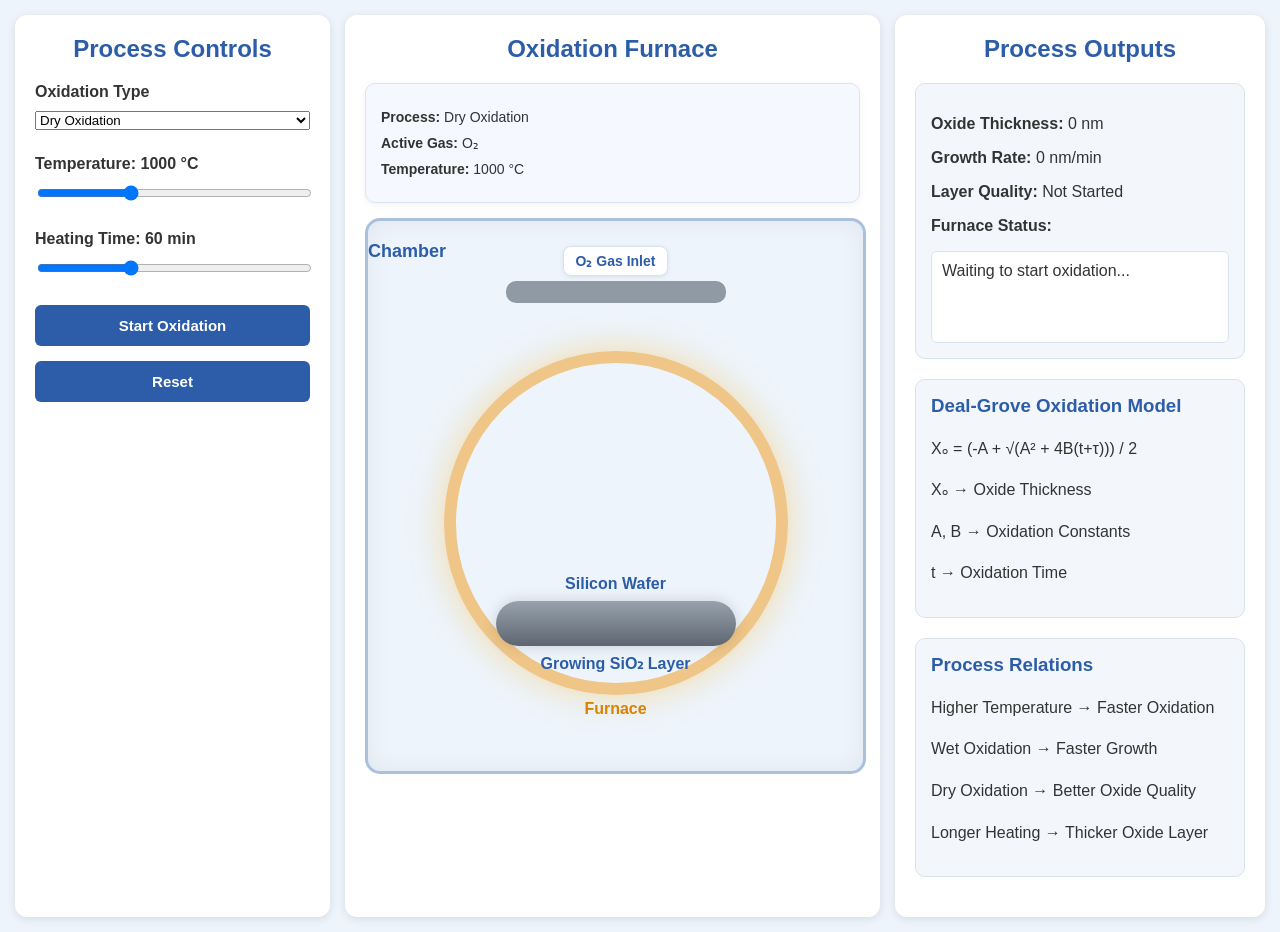
<file: exp-thermal-oxidation-dei/simulation/index.html>
<!DOCTYPE html>
<html lang="en">

<head>

    <meta charset="UTF-8">

    <meta name="viewport"
          content="width=device-width, initial-scale=1.0">

    <title>
        Thermal Oxidation Virtual Lab
    </title>

    <link rel="stylesheet"
          href="./css/main.css">

</head>

<body>

    <div class="main-container">

        <!-- LEFT PANEL -->

        <div class="panel left-panel">

            <h2>
                Process Controls
            </h2>

            <div class="control-group">

                <label>
                    Oxidation Type
                </label>

                <select id="oxidationType">

                    <option value="dry">
                        Dry Oxidation
                    </option>

                    <option value="wet">
                        Wet Oxidation
                    </option>

                </select>

            </div>

            <div class="control-group">

                <label>
                    Temperature:
                    <span id="tempValue">
                        1000
                    </span>
                    °C
                </label>

                <input type="range"
                       id="temperature"
                       min="900"
                       max="1200"
                       value="1000">

            </div>

            <div class="control-group">

                <label>
                    Heating Time:
                    <span id="timeValue">
                        60
                    </span>
                    min
                </label>

                <input type="range"
                       id="time"
                       min="0"
                       max="180"
                       value="60">

            </div>

            <div class="button-group">

                <button id="startBtn">
                    Start Oxidation
                </button>

                <button id="resetBtn">
                    Reset
                </button>

            </div>

        </div>

        <!-- CENTER PANEL -->

        <div class="panel center-panel">

            <h2>
                Oxidation Furnace
            </h2>

            <!-- LIVE PROCESS BOX -->

            <div class="live-process-box">

                <p>
                    <strong>Process:</strong>
                    <span id="liveProcessType">
                        Dry Oxidation
                    </span>
                </p>

                <p>
                    <strong>Active Gas:</strong>
                    <span id="liveGas">
                        O₂
                    </span>
                </p>

                <p>
                    <strong>Temperature:</strong>
                    <span id="liveTemp">
                        1000
                    </span>
                    °C
                </p>

            </div>

            <div class="furnace"
                 id="furnace">

                <div class="furnace-label">
                    Chamber
                </div>

                <!-- GAS PIPE -->

                <div class="gas-pipe">

                    <div class="pipe-label"
                         id="pipeLabel">

                        O₂ Gas Inlet

                    </div>

                </div>

                <!-- GAS FLOW -->

                <div class="gas-area"
                     id="gasArea">

                    <div class="particle p1"></div>
                    <div class="particle p2"></div>
                    <div class="particle p3"></div>
                    <div class="particle p4"></div>
                    <div class="particle p5"></div>

                </div>

                <!-- HEATER -->

                <div class="heater-zone">

                    <div class="heater-label">
                        Furnace
                    </div>

                </div>

                <!-- WAFER -->

                <div class="wafer-section">

                    <div class="wafer-label">
                        Silicon Wafer
                    </div>

                    <div class="wafer">

                        <div class="oxide-layer"
                             id="oxideLayer">

                        </div>

                    </div>

                    <div class="oxide-label">
                        Growing SiO₂ Layer
                    </div>

                </div>

            </div>

        </div>

        <!-- RIGHT PANEL -->

        <div class="panel right-panel">

            <h2>
                Process Outputs
            </h2>

            <div class="output-box">

                <p>
                    <strong>
                        Oxide Thickness:
                    </strong>

                    <span id="thickness">
                        0
                    </span>
                    nm

                </p>

                <p>
                    <strong>
                        Growth Rate:
                    </strong>

                    <span id="growthRate">
                        0
                    </span>
                    nm/min

                </p>

                <p>
                    <strong>
                        Layer Quality:
                    </strong>

                    <span id="quality">
                        Not Started
                    </span>

                </p>

                <p>
                    <strong>
                        Furnace Status:
                    </strong>
                </p>

                <div id="statusBox">

                    Waiting to start oxidation...

                </div>

            </div>

            <!-- DEAL GROVE -->

            <div class="flow-box">

                <h3>
                    Deal-Grove Oxidation Model
                </h3>

                <p>
                    Xₒ =
                    (-A + √(A² + 4B(t+τ))) / 2
                </p>

                <p>
                    Xₒ → Oxide Thickness
                </p>

                <p>
                    A, B → Oxidation Constants
                </p>

                <p>
                    t → Oxidation Time
                </p>

            </div>

            <!-- PROCESS RELATIONS -->

            <div class="flow-box">

                <h3>
                    Process Relations
                </h3>

                <p>
                    Higher Temperature →
                    Faster Oxidation
                </p>

                <p>
                    Wet Oxidation →
                    Faster Growth
                </p>

                <p>
                    Dry Oxidation →
                    Better Oxide Quality
                </p>

                <p>
                    Longer Heating →
                    Thicker Oxide Layer
                </p>

            </div>

        </div>

    </div>

    <script src="./js/main.js"></script>

</body>

</html>
</file>
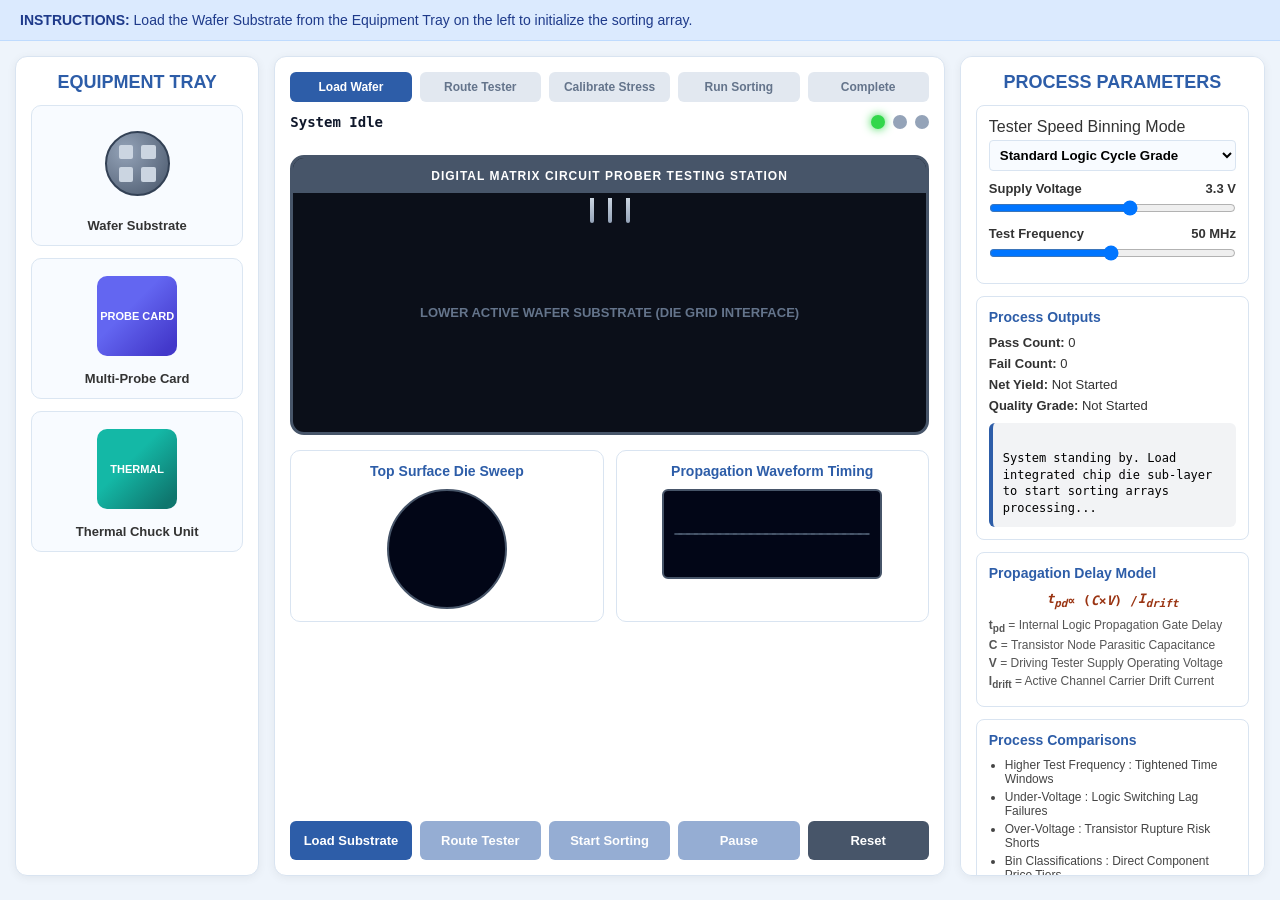
<file: exp-electrical-die-sorting-dei/experiment/simulation/index.html>
<!DOCTYPE html>
<html lang="en">
<head>
    <meta charset="UTF-8">
    <meta name="viewport" content="width=device-width, initial-scale=1.0">
    <title>Electrical Die Sorting Virtual Lab</title>
    <link rel="stylesheet" href="./css/main.css">
</head>
<body>

    <div class="top-instruction-bar" id="instructionBanner">
        <strong>Instructions:</strong> <span id="instructionText">Load the Wafer Substrate from the Equipment Tray on the left to initialize the sorting array.</span>
    </div>

    <main class="main-container">
        <section class="panel left-panel">
            <h2>Equipment Tray</h2>
            <div class="equipment-area">
                <div class="equipment-card" id="waferCard">
                    <div class="equipment-display">
                        <div class="mini-wafer-grid">
                            <div class="mini-dot"></div><div class="mini-dot"></div>
                            <div class="mini-dot"></div><div class="mini-dot"></div>
                        </div>
                    </div>
                    <p class="equipment-label">Wafer Substrate</p>
                </div>

                <div class="equipment-card" id="probeCard">
                    <div class="equipment-display">
                        <div class="probe-card-icon">PROBE CARD</div>
                    </div>
                    <p class="equipment-label">Multi-Probe Card</p>
                </div>

                <div class="equipment-card" id="thermalCard">
                    <div class="equipment-display">
                        <div class="thermal-icon">THERMAL</div>
                    </div>
                    <p class="equipment-label">Thermal Chuck Unit</p>
                </div>
            </div>
        </section>

        <section class="panel center-panel">
            <div class="step-tracker">
                <div class="step active-step" id="step1">Load Wafer</div>
                <div class="step" id="step2">Route Tester</div>
                <div class="step" id="step3">Calibrate Stress</div>
                <div class="step" id="step4">Run Sorting</div>
                <div class="step" id="step5">Complete</div>
            </div>

            <div class="lab-area">
                <div class="hud-display">
                    <div class="process-timer" id="processTimer">System Idle</div>
                    <div class="status-right">
                        <div class="status-led green active" id="lightGreen"></div>
                        <div class="status-led orange" id="lightOrange"></div>
                        <div class="status-led red" id="lightRed"></div>
                    </div>
                </div>

                <div class="vacuum-chamber">
                    <div class="chamber-header">
                        <div class="vacuum-label">DIGITAL MATRIX CIRCUIT PROBER TESTING STATION</div>
                    </div>

                    <div class="probe-head hidden" id="probeHead">
                        <div class="probe-needle"></div>
                        <div class="probe-needle"></div>
                        <div class="probe-needle"></div>
                    </div>

                    <div class="wafer-grid-container" id="waferGridContainer">
                        <div class="center-empty-text" id="centerText">LOWER ACTIVE WAFER SUBSTRATE (DIE GRID INTERFACE)</div>
                    </div>
                </div>

                <div class="visualization-row">
                    <div class="view-card">
                        <h3>Top Surface Die Sweep</h3>
                        <div class="surface-sweep-display" id="surfaceSweepDisplay">
                            <div class="radar-line"></div>
                        </div>
                    </div>

                    <div class="view-card">
                        <h3>Propagation Waveform Timing</h3>
                        <div class="oscilloscope-display">
                            <svg viewBox="0 0 200 80" class="wave-svg">
                                <path id="wavePath" d="M 0 40 L 200 40" fill="none" stroke="#475569" stroke-width="2"/>
                                <line x1="0" y1="40" x2="200" y2="40" stroke="#334155" stroke-dasharray="4"/>
                            </svg>
                        </div>
                    </div>
                </div>
            </div>

            <div class="button-area-container">
                <div class="button-area">
                    <button id="loadWaferBtn" class="btn">Load Substrate</button>
                    <button id="prepareBtn" class="btn" disabled>Route Tester</button>
                    <button id="startBtn" class="btn" disabled>Start Sorting</button>
                    <button id="pauseBtn" class="btn" disabled>Pause</button>
                    <button id="resetBtn" class="btn btn-reset">Reset</button>
                </div>
            </div>
        </section>

        <section class="panel right-panel">
            <h2>Process Parameters</h2>
            <div class="control-card">
                <div class="slider-group">
                    <label for="binningMode">Tester Speed Binning Mode</label>
                    <select id="binningMode">
                        <option value="standard">Standard Logic Cycle Grade</option>
                        <option value="high">High-Performance Stress Tier</option>
                        <option value="automotive">Automotive Safety Tolerance</option>
                    </select>
                </div>

                <div class="slider-group">
                    <div class="slider-header">
                        <label for="supplyVoltage">Supply Voltage</label>
                        <span><span id="voltageValue">3.3</span> V</span>
                    </div>
                    <input type="range" id="supplyVoltage" min="1.0" max="5.0" step="0.1" value="3.3">
                </div>

                <div class="slider-group">
                    <div class="slider-header">
                        <label for="testFrequency">Test Frequency</label>
                        <span><span id="frequencyValue">50</span> MHz</span>
                    </div>
                    <input type="range" id="testFrequency" min="1" max="100" step="1" value="50">
                </div>
            </div>

            <div class="output-box">
                <h3>Process Outputs</h3>
                <div class="diagnostic-row">
                    <strong>Pass Count:</strong> <span id="passOutput">0</span>
                </div>
                <div class="diagnostic-row">
                    <strong>Fail Count:</strong> <span id="failOutput">0</span>
                </div>
                <div class="diagnostic-row">
                    <strong>Net Yield:</strong> <span id="yieldOutput">Not Started</span>
                </div>
                <div class="diagnostic-row">
                    <strong>Quality Grade:</strong> <span id="gradeOutput">Not Started</span>
                </div>
                <div class="console-log" id="statusBox">
                    System standing by. Load integrated chip die sub-layer to start sorting arrays processing...
                </div>
            </div>

          <div class="formula-box">
    <h3>Propagation Delay Model</h3>
    <div class="equation">
        <i>t<sub>pd</sub></i> &prop; (<i>C</i> &times; <i>V</i>) / <i>I<sub>drift</sub></i>
    </div>
    <div class="variable-legend">
        <p><strong>t<sub>pd</sub></strong> = Internal Logic Propagation Gate Delay</p>
        <p><strong>C</strong> = Transistor Node Parasitic Capacitance</p>
        <p><strong>V</strong> = Driving Tester Supply Operating Voltage</p>
        <p><strong>I<sub>drift</sub></strong> = Active Channel Carrier Drift Current</p>
    </div>
</div>

            <div class="relations-box">
                <h3>Process Comparisons</h3>
                <ul>
                    <li>Higher Test Frequency : Tightened Time Windows</li>
                    <li>Under-Voltage : Logic Switching Lag Failures</li>
                    <li>Over-Voltage : Transistor Rupture Risk Shorts</li>
                    <li>Bin Classifications : Direct Component Price Tiers</li>
                </ul>
            </div>
        </section>
    </main>

    <script src="./js/main.js"></script>
</body>
</html>
</file>
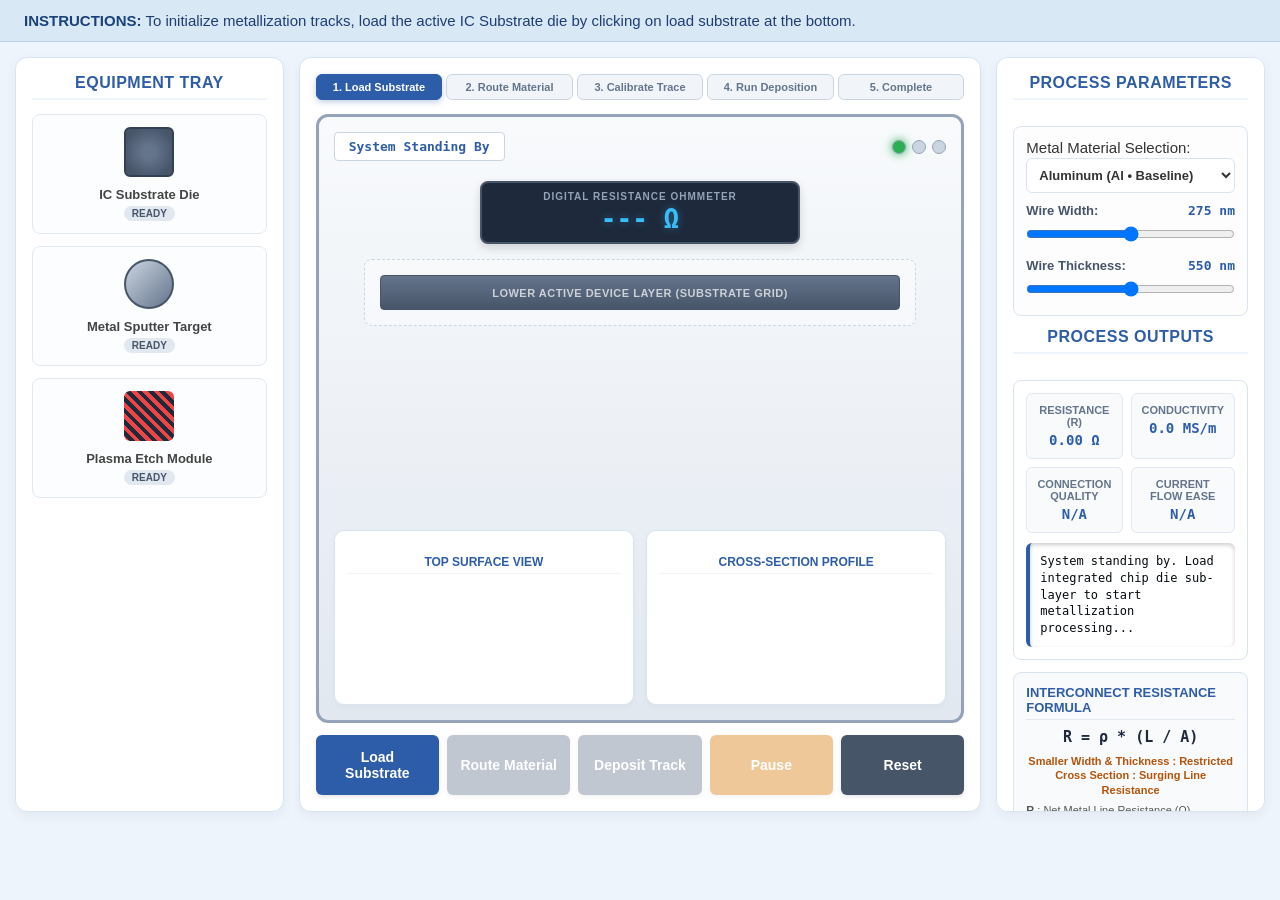
<file: exp-metal-wiring-dei/experiment/simulation/index.html>
<!DOCTYPE html>
<html lang="en">
<head>
    <meta charset="UTF-8">
    <meta name="viewport" content="width=device-width, initial-scale=1.0, maximum-scale=1.0, user-scalable=no">
    <title>Metal Wiring Interconnect Laboratory</title>
    <link rel="stylesheet" href="./css/main.css">
</head>
<body>

    <div class="top-instruction-bar" id="instructionBanner">
        <strong>Instructions:</strong> <span id="instructionText">To initialize metallization tracks, load the active IC Substrate die by clicking on load substrate at the bottom.</span>
    </div>

    <main class="main-container">
        
        <section class="panel left-panel">
            <h2>Equipment Tray</h2>
            <div class="equipment-area">
                <div class="equipment-card" id="equipDie">
                    <div class="equip-icon die-icon"></div>
                    <p class="equipment-label">IC Substrate Die</p>
                    <span class="status-badge state-idle">Ready</span>
                </div>

                <div class="equipment-card" id="equipDeposition">
                    <div class="equip-icon metal-dep-icon"></div>
                    <p class="equipment-label">Metal Sputter Target</p>
                    <span class="status-badge state-idle">Ready</span>
                </div>

                <div class="equipment-card" id="equipEtch">
                    <div class="equip-icon pattern-icon"></div>
                    <p class="equipment-label">Plasma Etch Module</p>
                    <span class="status-badge state-idle">Ready</span>
                </div>
            </div>
        </section>

        <section class="panel center-panel">
            <div class="step-tracker">
                <div class="step active-step" id="step1">1. Load Substrate</div>
                <div class="step" id="step2">2. Route Material</div>
                <div class="step" id="step3">3. Calibrate Trace</div>
                <div class="step" id="step4">4. Run Deposition</div>
                <div class="step" id="step5">5. Complete</div>
            </div>

            <div class="lab-area">
                <div class="hud-display">
                    <div class="process-timer" id="processTimer">System Standing By</div>
                    <div class="status-lights">
                        <div class="light green active" id="lightGreen"></div>
                        <div class="light orange" id="lightOrange"></div>
                        <div class="light red" id="lightRed"></div>
                    </div>
                </div>

                <div class="chamber-frame">
                    <div class="ohmmeter-display" id="ohmmeterPanel">
                        <div class="meter-label">DIGITAL RESISTANCE OHMMETER</div>
                        <div class="meter-readout"><span id="liveMeterVal">---</span> &Omega;</div>
                    </div>

                    <div class="wire-track-container">
                        <div class="interconnect-wire" id="wireTrace">
                            <div class="electron-flow-particles" id="electronFlow"></div>
                        </div>
                        <div class="silicon-base-wafer">Lower Active Device Layer (Substrate Grid)</div>
                    </div>
                </div>

                <div class="visualization-row">
                    <div class="view-card">
                        <h3>Top Surface View</h3>
                        <div class="wafer-chuck">
                            <div class="wafer-top-surface" id="waferTop">
                                <div class="trace-line-top" id="traceLineTop"></div>
                            </div>
                        </div>
                    </div>

                    <div class="view-card">
                        <h3>Cross-Section Profile</h3>
                        <div class="wafer-chuck">
                            <div class="wafer-cross-section" id="waferCross">
                                <div class="oxide-insulator left-insulator">SiO2 Oxide</div>
                                <div class="oxide-insulator right-insulator">SiO2 Oxide</div>
                                <div class="metal-trench-fill" id="metalTrenchFill"></div>
                                <div class="substrate-base-label">Silicon Base</div>
                            </div>
                        </div>
                    </div>
                </div>
            </div>

            <div class="button-area-container">
                <div class="button-area">
                    <button id="btnLoadDie" class="btn">Load Substrate</button>
                    <button id="btnRouteMetal" class="btn btn-locked" disabled>Route Material</button>
                    <button id="btnStartWiring" class="btn btn-locked" disabled>Deposit Track</button>
                    <button id="btnPause" class="btn btn-locked btn-pause" disabled>Pause</button>
                    <button id="btnReset" class="btn btn-reset">Reset</button>
                </div>
            </div>
        </section>

        <section class="panel right-panel">
            <h2>Process Parameters</h2>
            <div class="control-card">
                <div class="slider-group">
                    <label for="metalType">Metal Material Selection:</label>
                    <select id="metalType" class="selector-input">
                        <option value="aluminum">Aluminum (Al &bull; Baseline)</option>
                        <option value="copper">Copper (Cu &bull; Low Resistivity)</option>
                        <option value="tungsten">Tungsten (W &bull; High Reliability Contacts)</option>
                    </select>
                </div>

                <div class="slider-group">
                    <div class="slider-header">
                        <label for="widthSlider">Wire Width:</label>
                        <span class="metric-display"><span id="widthValue">275</span> nm</span>
                    </div>
                    <input type="range" id="widthSlider" min="50" max="500" value="275" step="5">
                </div>

                <div class="slider-group">
                    <div class="slider-header">
                        <label for="thicknessSlider">Wire Thickness:</label>
                        <span class="metric-display"><span id="thicknessValue">550</span> nm</span>
                    </div>
                    <input type="range" id="thicknessSlider" min="100" max="1000" value="550" step="10">
                </div>
            </div>

            <h2>Process Outputs</h2>
            <div class="output-box">
                <div class="diagnostic-grid">
                    <div class="output-card">
                        <span class="card-title">Resistance (R)</span>
                        <div class="card-value"><span id="outResistance">0.00</span> &Omega;</div>
                    </div>
                    <div class="output-card">
                        <span class="card-title">Conductivity</span>
                        <div class="card-value"><span id="outConductivity">0.0</span> MS/m</div>
                    </div>
                    <div class="output-card">
                        <span class="card-title">Connection Quality</span>
                        <div class="card-value"><span id="outQuality">N/A</span></div>
                    </div>
                    <div class="output-card">
                        <span class="card-title">Current Flow Ease</span>
                        <div class="card-value"><span id="outFlow">N/A</span></div>
                    </div>
                </div>
                <div class="console-log" id="statusBox">
                    System standing by. Load integrated chip die sub-layer to start metallization processing...
                </div>
            </div>

            <div class="formula-box">
                <h3>Interconnect Resistance Formula</h3>
                <div class="equation">R = &rho; * (L / A)</div>
                <div class="flow-relation">
                    Smaller Width &amp; Thickness : Restricted Cross Section : Surging Line Resistance
                </div>
                <div class="variable-legend">
                    <p><strong>R</strong> : Net Metal Line Resistance (&Omega;)</p>
                    <p><strong>&rho;</strong> : Material Bulk Intrinsic Resistivity</p>
                    <p><strong>L</strong> : Micro-channel Line Path Length</p>
                    <p><strong>A</strong> : Cross-Section Area (Width * Thickness)</p>
                </div>
            </div>
        </section>

    </main>

    <script src="./js/main.js"></script>
</body>
</html>
</file>
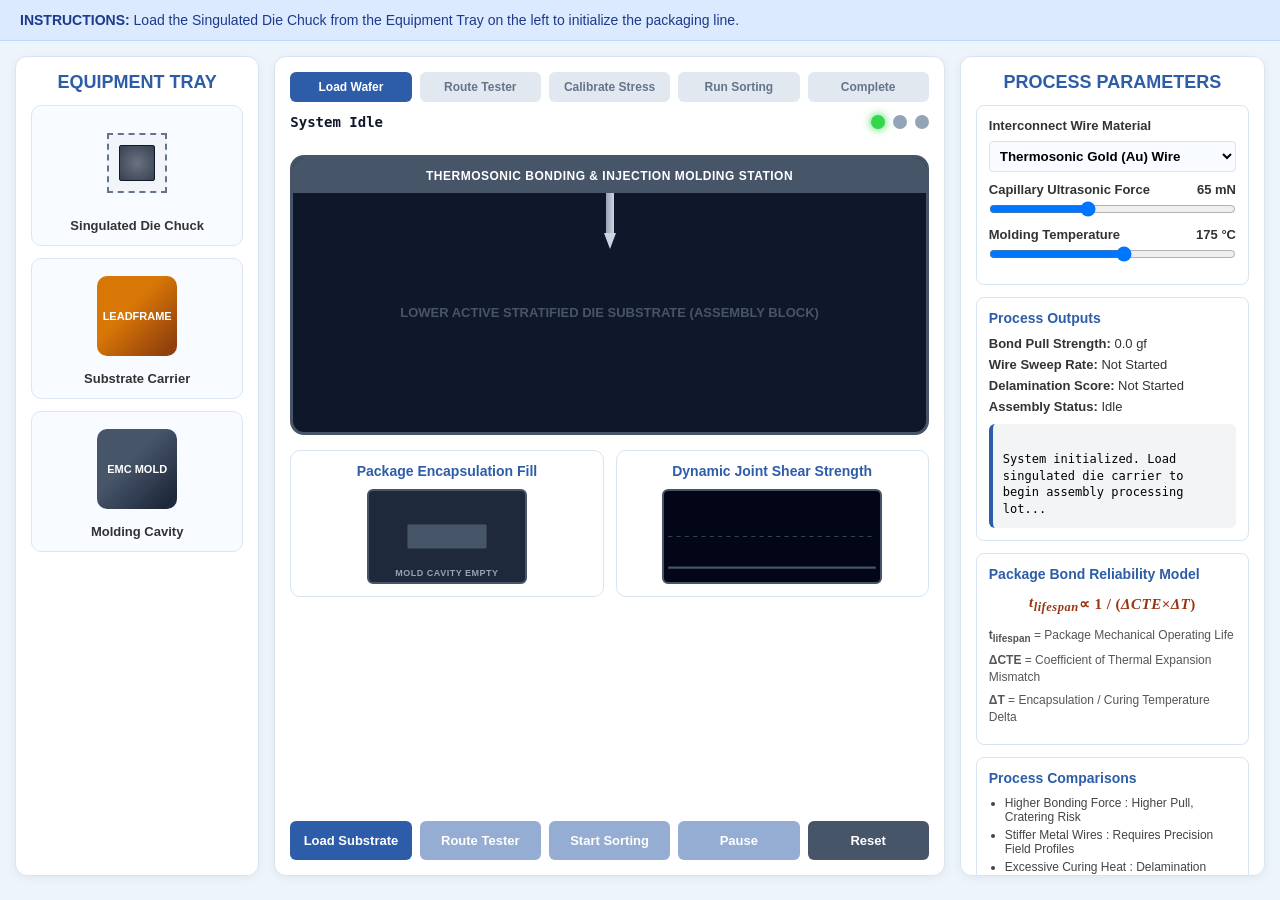
<file: exp-packaging-dei/experiment/simulation/index.html>
<!DOCTYPE html>
<html lang="en">
<head>
    <meta charset="UTF-8">
    <meta name="viewport" content="width=device-width, initial-scale=1.0">
    <title>Semiconductor Packaging Virtual Lab</title>
    <link rel="stylesheet" href="./css/main.css">
</head>
<body>

    <div class="top-instruction-bar" id="instructionBanner">
        <strong>Instructions:</strong> <span id="instructionText">Load the Singulated Die Chuck from the Equipment Tray on the left to initialize the packaging line.</span>
    </div>

    <main class="main-container">
        <section class="panel left-panel">
            <h2>Equipment Tray</h2>
            <div class="equipment-area">
                <div class="equipment-card" id="dieCard">
                    <div class="equipment-display">
                        <div class="mini-die-box">
                            <div class="mini-die-silicon"></div>
                        </div>
                    </div>
                    <p class="equipment-label">Singulated Die Chuck</p>
                </div>

                <div class="equipment-card" id="leadframeCard">
                    <div class="equipment-display">
                        <div class="leadframe-icon">LEADFRAME</div>
                    </div>
                    <p class="equipment-label">Substrate Carrier</p>
                </div>

                <div class="equipment-card" id="moldCard">
                    <div class="equipment-display">
                        <div class="mold-icon">EMC MOLD</div>
                    </div>
                    <p class="equipment-label">Molding Cavity</p>
                </div>
            </div>
        </section>

        <section class="panel center-panel">
            <div class="step-tracker">
                <div class="step active-step" id="step1">Load Wafer</div>
                <div class="step" id="step2">Route Tester</div>
                <div class="step" id="step3">Calibrate Stress</div>
                <div class="step" id="step4">Run Sorting</div>
                <div class="step" id="step5">Complete</div>
            </div>

            <div class="lab-area">
                <div class="hud-display">
                    <div class="process-timer" id="processTimer">System Idle</div>
                    <div class="status-right">
                        <div class="status-led green active" id="lightGreen"></div>
                        <div class="status-led orange" id="lightOrange"></div>
                        <div class="status-led red" id="lightRed"></div>
                    </div>
                </div>

                <div class="vacuum-chamber">
                    <div class="chamber-header">
                        <div class="vacuum-label">THERMOSONIC BONDING & INJECTION MOLDING STATION</div>
                    </div>

                    <div class="capillary-tool hidden" id="capillaryTool">
                        <div class="capillary-arm"></div>
                        <div class="capillary-tip"></div>
                        <div class="spark-glow" id="sparkGlow"></div>
                    </div>

                    <div class="packaging-envelope" id="packagingEnvelope">
                        <div class="center-empty-text" id="centerText">LOWER ACTIVE STRATIFIED DIE SUBSTRATE (ASSEMBLY BLOCK)</div>
                    </div>
                </div>

                <div class="visualization-row">
                    <div class="view-card">
                        <h3>Package Encapsulation Fill</h3>
                        <div class="surface-sweep-display" id="moldingDisplay">
                            <div class="emc-resin-fill" id="emcResinFill"></div>
                            <div class="mold-die-placeholder hidden" id="moldDiePlaceholder">
                                <div class="mold-internal-wires" id="moldInternalWires"></div>
                            </div>
                            <span class="resin-label" id="resinLabel">MOLD CAVITY EMPTY</span>
                        </div>
                    </div>

                    <div class="view-card">
                        <h3>Dynamic Joint Shear Strength</h3>
                        <div class="oscilloscope-display">
                            <svg viewBox="0 0 200 80" class="wave-svg">
                                <path id="wavePath" d="M 0 70 L 200 70" fill="none" stroke="#475569" stroke-width="2"/>
                                <line x1="0" y1="40" x2="200" y2="40" stroke="#334155" stroke-dasharray="4"/>
                            </svg>
                        </div>
                    </div>
                </div>
            </div>

            <div class="button-area-container">
                <div class="button-area">
                    <button id="loadWaferBtn" class="btn">Load Substrate</button>
                    <button id="prepareBtn" class="btn" disabled>Route Tester</button>
                    <button id="startBtn" class="btn" disabled>Start Sorting</button>
                    <button id="pauseBtn" class="btn" disabled>Pause</button>
                    <button id="resetBtn" class="btn btn-reset">Reset</button>
                </div>
            </div>
        </section>

        <section class="panel right-panel">
            <h2>Process Parameters</h2>
            <div class="control-card">
                <div class="slider-group">
                    <label class="dropdown-label" for="wireMaterial">Interconnect Wire Material</label>
                    <select id="wireMaterial">
                        <option value="gold">Thermosonic Gold (Au) Wire</option>
                        <option value="copper">High-Performance Copper (Cu) Wire</option>
                        <option value="aluminum">Aluminum (Al) Wedge Contact</option>
                    </select>
                </div>

                <div class="slider-group">
                    <div class="slider-header">
                        <label for="ultrasonicForce">Capillary Ultrasonic Force</label>
                        <span><span id="forceValue">65</span> mN</span>
                    </div>
                    <input type="range" id="ultrasonicForce" min="10" max="150" step="1" value="65">
                </div>

                <div class="slider-group">
                    <div class="slider-header">
                        <label for="moldTemperature">Molding Temperature</label>
                        <span><span id="temperatureValue">175</span> °C</span>
                    </div>
                    <input type="range" id="moldTemperature" min="120" max="220" step="5" value="175">
                </div>
            </div>

            <div class="output-box">
                <h3>Process Outputs</h3>
                <div class="diagnostic-row">
                    <strong>Bond Pull Strength:</strong> <span id="pullOutput">0.0</span> gf
                </div>
                <div class="diagnostic-row">
                    <strong>Wire Sweep Rate:</strong> <span id="sweepOutput">Not Started</span>
                </div>
                <div class="diagnostic-row">
                    <strong>Delamination Score:</strong> <span id="delamOutput">Not Started</span>
                </div>
                <div class="diagnostic-row">
                    <strong>Assembly Status:</strong> <span id="statusOutput">Idle</span>
                </div>
                <div class="console-log" id="statusBox">
                    System initialized. Load singulated die carrier to begin assembly processing lot...
                </div>
            </div>

            <div class="formula-box">
                <h3>Package Bond Reliability Model</h3>
                <div class="equation">
                    <i>t<sub>lifespan</sub></i> &prop; 1 / (<i>&Delta;CTE</i> &times; <i>&Delta;T</i>)
                </div>
                <div class="variable-legend">
                    <p><strong>t<sub>lifespan</sub></strong> = Package Mechanical Operating Life</p>
                    <p><strong>&Delta;CTE</strong> = Coefficient of Thermal Expansion Mismatch</p>
                    <p><strong>&Delta;T</strong> = Encapsulation / Curing Temperature Delta</p>
                </div>
            </div>

            <div class="relations-box">
                <h3>Process Comparisons</h3>
                <ul>
                    <li>Higher Bonding Force : Higher Pull, Cratering Risk</li>
                    <li>Stiffer Metal Wires : Requires Precision Field Profiles</li>
                    <li>Excessive Curing Heat : Delamination Shear Stresses</li>
                    <li>Encapsulation Shell : Shielded Environmental Isolation</li>
                </ul>
            </div>
        </section>
    </main>

    <script src="./js/main.js"></script>
</body>
</html>
</file>
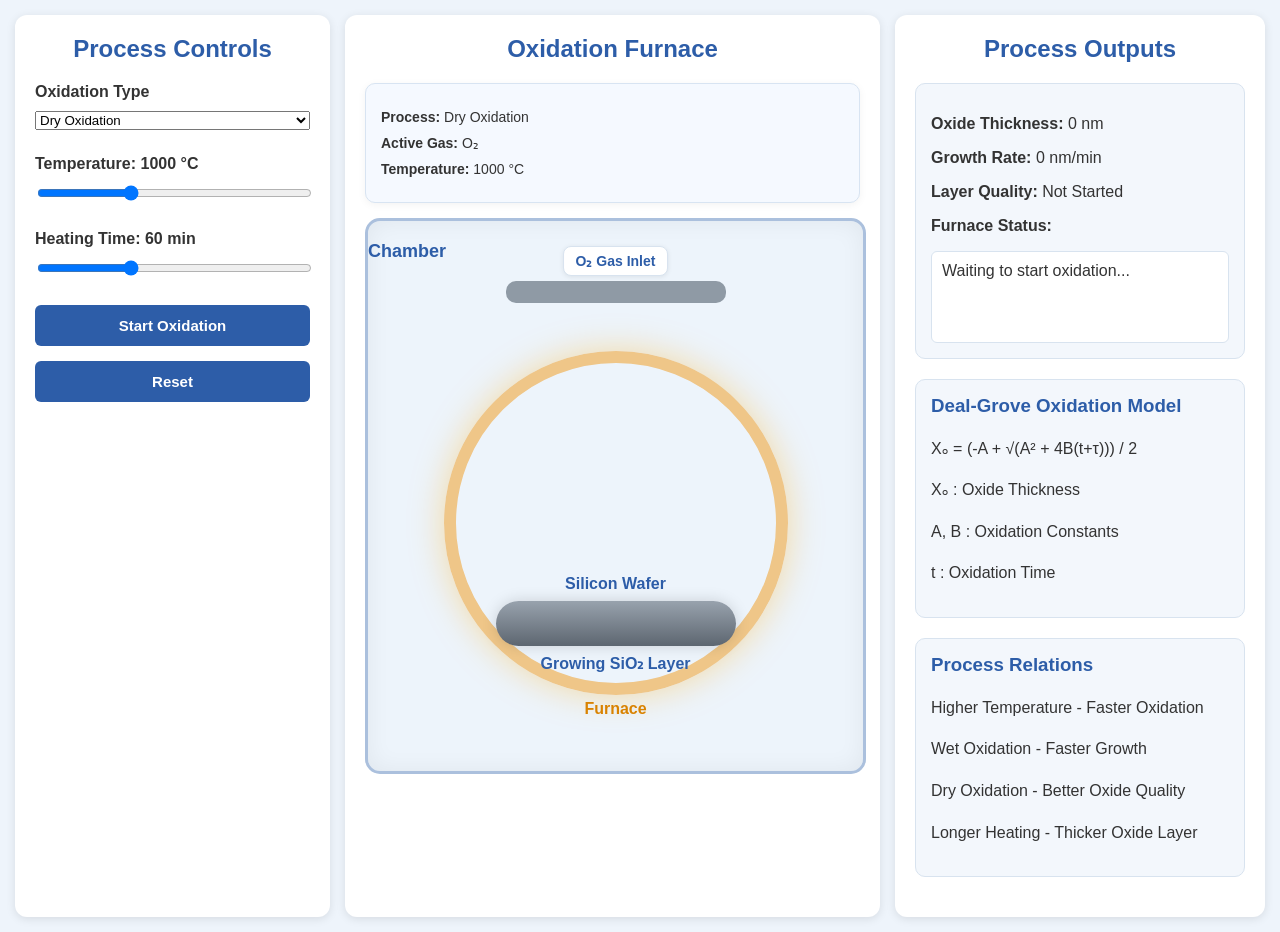
<file: exp-thermal-oxidation-dei/experiment/simulation/index.html>
<!DOCTYPE html>
<html lang="en">

<head>

    <meta charset="UTF-8">

    <meta name="viewport"
          content="width=device-width, initial-scale=1.0">

    <title>
        Thermal Oxidation Virtual Lab
    </title>

    <link rel="stylesheet"
          href="./css/main.css">

</head>

<body>

    <div class="main-container">

        <!-- LEFT PANEL -->

        <div class="panel left-panel">

            <h2>
                Process Controls
            </h2>

            <div class="control-group">

                <label>
                    Oxidation Type
                </label>

                <select id="oxidationType">

                    <option value="dry">
                        Dry Oxidation
                    </option>

                    <option value="wet">
                        Wet Oxidation
                    </option>

                </select>

            </div>

            <div class="control-group">

                <label>
                    Temperature:
                    <span id="tempValue">
                        1000
                    </span>
                    °C
                </label>

                <input type="range"
                       id="temperature"
                       min="900"
                       max="1200"
                       value="1000">

            </div>

            <div class="control-group">

                <label>
                    Heating Time:
                    <span id="timeValue">
                        60
                    </span>
                    min
                </label>

                <input type="range"
                       id="time"
                       min="0"
                       max="180"
                       value="60">

            </div>

            <div class="button-group">

                <button id="startBtn">
                    Start Oxidation
                </button>

                <button id="resetBtn">
                    Reset
                </button>

            </div>

        </div>

        <!-- CENTER PANEL -->

        <div class="panel center-panel">

            <h2>
                Oxidation Furnace
            </h2>

            <!-- LIVE PROCESS BOX -->

            <div class="live-process-box">

                <p>
                    <strong>Process:</strong>
                    <span id="liveProcessType">
                        Dry Oxidation
                    </span>
                </p>

                <p>
                    <strong>Active Gas:</strong>
                    <span id="liveGas">
                        O₂
                    </span>
                </p>

                <p>
                    <strong>Temperature:</strong>
                    <span id="liveTemp">
                        1000
                    </span>
                    °C
                </p>

            </div>

            <div class="furnace"
                 id="furnace">

                <div class="furnace-label">
                    Chamber
                </div>

                <!-- GAS PIPE -->

                <div class="gas-pipe">

                    <div class="pipe-label"
                         id="pipeLabel">

                        O₂ Gas Inlet

                    </div>

                </div>

                <!-- GAS FLOW -->

                <div class="gas-area"
                     id="gasArea">

                    <div class="particle p1"></div>
                    <div class="particle p2"></div>
                    <div class="particle p3"></div>
                    <div class="particle p4"></div>
                    <div class="particle p5"></div>

                </div>

                <!-- HEATER -->

                <div class="heater-zone">

                    <div class="heater-label">
                        Furnace
                    </div>

                </div>

                <!-- WAFER -->

                <div class="wafer-section">

                    <div class="wafer-label">
                        Silicon Wafer
                    </div>

                    <div class="wafer">

                        <div class="oxide-layer"
                             id="oxideLayer">

                        </div>

                    </div>

                    <div class="oxide-label">
                        Growing SiO₂ Layer
                    </div>

                </div>

            </div>

        </div>

        <!-- RIGHT PANEL -->

        <div class="panel right-panel">

            <h2>
                Process Outputs
            </h2>

            <div class="output-box">

                <p>
                    <strong>
                        Oxide Thickness:
                    </strong>

                    <span id="thickness">
                        0
                    </span>
                    nm

                </p>

                <p>
                    <strong>
                        Growth Rate:
                    </strong>

                    <span id="growthRate">
                        0
                    </span>
                    nm/min

                </p>

                <p>
                    <strong>
                        Layer Quality:
                    </strong>

                    <span id="quality">
                        Not Started
                    </span>

                </p>

                <p>
                    <strong>
                        Furnace Status:
                    </strong>
                </p>

                <div id="statusBox">

                    Waiting to start oxidation...

                </div>

            </div>

            <!-- DEAL GROVE -->

            <div class="flow-box">

                <h3>
                    Deal-Grove Oxidation Model
                </h3>

                <p>
                    Xₒ =
                    (-A + √(A² + 4B(t+τ))) / 2
                </p>

                <p>
                    Xₒ : Oxide Thickness
                </p>

                <p>
                    A, B : Oxidation Constants
                </p>

                <p>
                    t : Oxidation Time
                </p>

            </div>

            <!-- PROCESS RELATIONS -->

            <div class="flow-box">

                <h3>
                    Process Relations
                </h3>

                <p>
                    Higher Temperature -
                    Faster Oxidation
                </p>

                <p>
                    Wet Oxidation -
                    Faster Growth
                </p>

                <p>
                    Dry Oxidation -
                    Better Oxide Quality
                </p>

                <p>
                    Longer Heating -
                    Thicker Oxide Layer
                </p>

            </div>

        </div>

    </div>

    <script src="./js/main.js"></script>

</body>

</html>
</file>
<file: exp-deposition-dei/simulation/css/main.css>
:root {
    --primary-blue: #2d5da8;
    --bg-light: #eef4fb;
    --panel-bg: #ffffff;
    --border-color: #d9e4f1;
    --success-green: #32d74b;
    --warning: #f59e0b;
    --danger: #ef4444;
    --dark-chamber: #0f172a;
    --dark-metal: #334155;
    --light-metal: #94a3b8;
}

* {
    margin: 0;
    padding: 0;
    box-sizing: border-box;
}

body {
    font-family: Arial, sans-serif;
    background: var(--bg-light);
    color: #333;
    overflow-y: auto;
    overflow-x: hidden;
}

h2 {
    text-align: center;
    margin-bottom: 12px;
    color: var(--primary-blue);
    font-size: 18px;
    text-transform: uppercase;
}

h3 { margin-bottom: 10px; font-size: 14px; color: var(--primary-blue); }

button:disabled {
    opacity: .5;
    cursor: not-allowed;
}

.top-instruction-bar {
    width: 100%;
    padding: 12px 20px;
    background: #dbeafe;
    border-bottom: 1px solid #bfdbfe;
    color: #1e3a8a;
    font-size: 14px;
}
.top-instruction-bar strong { text-transform: uppercase; }

.top-header {
    background: white;
    text-align: center;
    padding: 15px;
    border-bottom: 2px solid var(--border-color);
}
.top-header h1 { color: var(--primary-blue); margin-bottom: 4px; font-size: 22px; }
.top-header p { color: #64748b; font-size: 12px; }

.main-container {
    display: flex;
    gap: 15px;
    padding: 15px;
    height: calc(100vh - 50px);
}

.panel {
    background: white;
    border-radius: 12px;
    padding: 15px;
    border: 1px solid var(--border-color);
    box-shadow: 0 2px 10px rgba(0,0,0,.06);
    height: 100%;
}

.left-panel { width: 20%; display: flex; flex-direction: column; }
.center-panel { width: 55%; display: flex; flex-direction: column; }
.right-panel { width: 25%; overflow-y: auto; }

.equipment-area { display: flex; flex-direction: column; gap: 12px; }
.equipment-card {
    background: #f8fbff; border: 1px solid #dbe6f2; border-radius: 10px;
    padding: 12px; text-align: center; cursor: pointer; transition: .3s;
}
.equipment-card:hover { transform: translateY(-3px); border-color: var(--primary-blue); }
.equipment-display { height: 90px; display: flex; align-items: center; justify-content: center; }

.mini-wafer {
    width: 70px; height: 70px; border-radius: 50%;
    background: radial-gradient(circle at 30% 30%, #d1d5db, #6b7280);
    border: 2px solid #4b5563;
}
.gas-icon, .target-icon {
    width: 80px; height: 80px; display: flex; align-items: center; justify-content: center;
    border-radius: 10px; color: white; font-weight: bold; font-size: 13px;
}
.gas-icon { background: #3b82f6; }
.target-icon { background: #64748b; }
.equipment-label { margin-top: 10px; font-size: 13px; font-weight: bold; }

.step-tracker { display: flex; gap: 8px; margin-bottom: 12px; }
.step {
    flex: 1; text-align: center; padding: 8px; background: #e2e8f0;
    border-radius: 6px; font-size: 12px; font-weight: bold; color: #64748b;
}
.active-step { background: var(--primary-blue); color: white; }

.hud-display { display: flex; justify-content: space-between; align-items: center; margin-bottom: 10px; }
.process-timer { font-weight: bold; color: #0f172a; font-family: monospace; font-size: 14px; }
.status-right { display: flex; gap: 8px; }
.status-led { width: 14px; height: 14px; border-radius: 50%; background: #94a3b8; }
.status-led.active { box-shadow: 0 0 10px currentColor; }
.status-led.green.active { background: var(--success-green); color: var(--success-green); }
.status-led.orange.active { background: var(--warning); color: var(--warning); }
.status-led.red.active { background: var(--danger); color: var(--danger); }

.lab-area { position: relative; flex: 1; display: flex; flex-direction: column; gap: 15px; }

.vacuum-chamber {
    position: relative; height: 280px; background: linear-gradient(to bottom, #1e293b, #334155);
    border-radius: 14px; overflow: hidden; border: 3px solid #475569;
}
.chamber-header { height: 35px; background: #475569; display: flex; align-items: center; justify-content: center; }
.vacuum-label { color: white; font-size: 12px; font-weight: bold; letter-spacing: 1px; }

.showerhead {
    position: absolute; top: 45px; left: 50%; transform: translateX(-50%);
    width: 260px; height: 25px; background: #94a3b8; border-radius: 4px;
    display: grid; grid-template-columns: repeat(6, 1fr); padding: 4px; gap: 4px;
}
.hole { width: 6px; height: 6px; background: #1e293b; border-radius: 50%; margin: auto; }

.pvd-target {
    position: absolute; top: 45px; left: 50%; transform: translateX(-50%);
    width: 260px; height: 30px; background: #64748b; color: white;
    display: flex; align-items: center; justify-content: center; border-radius: 4px; font-weight: bold; font-size: 12px;
}
.hidden { display: none !important; }

.plasma-zone { position: absolute; top: 75px; left: 50%; transform: translateX(-50%); width: 280px; height: 120px; opacity: 0; transition: opacity 0.3s; pointer-events: none; }
.plasma-active { opacity: 1; }
.plasma-core { width: 100%; height: 100%; border-radius: 8px; animation: plasmaPulse 1s infinite alternate; }
@keyframes plasmaPulse {
    from { box-shadow: inset 0 0 20px #38bdf8, 0 0 30px rgba(56, 189, 248, 0.5); }
    to { box-shadow: inset 0 0 40px #38bdf8, 0 0 50px rgba(96, 165, 250, 0.8); }
}

.particle-zone { position: absolute; inset: 0; pointer-events: none; overflow: hidden; }
.wafer-stage { position: absolute; bottom: 25px; width: 100%; display: flex; justify-content: center; }
.wafer-chuck { width: 230px; height: 35px; background: #475569; border-radius: 6px; display: flex; align-items: flex-start; justify-content: center; padding-top: 2px; }

.wafer-real { width: 170px; height: 16px; border-radius: 2px; background: #cbd5e1; position: relative; overflow: visible; border: 1px solid #94a3b8; display: none; }
.film-layer { position: absolute; bottom: 100%; left: 0; width: 100%; height: 0; background: transparent; transition: height 0.1s linear; border-radius: 2px 2px 0 0; }

.visualization-row { display: flex; gap: 12px; }
.view-card { flex: 1; background: white; border: 1px solid var(--border-color); border-radius: 10px; padding: 12px; text-align: center; }
.wafer-top-view { width: 120px; height: 120px; margin: auto; border-radius: 50%; overflow: hidden; position: relative; background: radial-gradient(circle, #cbd5e1, #6b7280); border: 2px solid #475569; display: none; }
.deposited-layer-top { position: absolute; inset: 0; width: 100%; height: 100%; background: transparent; opacity: 0; border-radius: 50%; transition: opacity 0.1s linear; }

.cross-section-wafer { width: 240px; height: 90px; margin: auto; position: relative; overflow: visible; border: 2px solid #64748b; background: #f8fafc; display: none; }
.deposited-layer { position: absolute; bottom: 60px; left: 0; width: 100%; height: 0; background: transparent; transition: height 0.1s linear; }
.silicon-layer { position: absolute; bottom: 0; width: 100%; height: 60px; background: #94a3b8; display: flex; align-items: center; justify-content: center; color: white; font-weight: bold; font-size: 13px; }

.button-area-container { margin-top: 10px; }
.button-area { display: flex; gap: 8px; }
.btn { flex: 1; border: none; background: var(--primary-blue); color: white; padding: 12px; border-radius: 6px; cursor: pointer; font-weight: bold; font-size: 13px; transition: background 0.2s; }
.btn:hover { background: #1d4f95; }
.btn-reset { background: #475569; }

.control-card, .output-box, .formula-box, .relations-box { background: white; border: 1px solid var(--border-color); border-radius: 8px; padding: 12px; margin-bottom: 12px; }
.slider-group { margin-bottom: 10px; display: flex; flex-direction: column; gap: 4px; }
.slider-header { display: flex; justify-content: space-between; font-size: 13px; font-weight: bold; }
select { padding: 6px; border-radius: 4px; border: 1px solid var(--border-color); font-weight: bold; }
input[type="range"] { cursor: pointer; }

.console-log { margin-top: 10px; padding: 10px; background: #f6f6f8; border-radius: 6px; min-height: 85px; font-family: monospace; color: #000000; font-size: 12px; line-height: 1.4; border-left: 4px solid var(--primary-blue); }
.diagnostic-row { margin-bottom: 6px; font-size: 13px; }
.equation { display: flex; align-items: center; justify-content: center; font-size: 14px; font-weight: bold; margin: 8px 0; font-family: monospace; }
.variable-legend p { margin: 4px 0; font-size: 12px; color: #555; }
.relations-box ul { padding-left: 16px; font-size: 12px; color: #444; }
.relations-box li { margin-bottom: 4px; }

@media(max-width:1100px) {
    body { overflow-y: auto; }
    .main-container { flex-direction: column; height: auto; }
    .left-panel, .center-panel, .right-panel { width: 100%; }
    .equipment-area { flex-direction: row; }
    .button-area { flex-wrap: wrap; }
}
</file>
<file: exp-etching-dei/simulation/css/main.css>
:root {
    --primary-blue: #2d5da8;
    --bg-light: #eef4fb;
    --panel-bg: #ffffff;
    --border-color: #d9e4f1;
    --wafer-metallic: linear-gradient(to bottom, #9aa6b3, #5d6770);
    --pr-mask-color: #475569;
    --oxide-target-color: #38bdf8;
    --success-green: #35d25d;
}

body {
    margin: 0;
    font-family: Arial, sans-serif;
    background: var(--bg-light);
    color: #333;
    overflow-x: hidden;
}

.top-instruction-bar {
    width: 100%;
    background: #d9e8f5;
    border-bottom: 1px solid #b9cde3;
    padding: 10px 20px;
    font-size: 14px;
    color: #1e3d73;
    box-sizing: border-box;
}
.top-instruction-bar strong {
    color: #1a427a;
    text-transform: uppercase;
}

.top-header {
    background: var(--panel-bg);
    padding: 12px 20px;
    text-align: center;
    border-bottom: 2px solid var(--border-color);
}

.top-header h1 {
    margin: 0;
    font-size: 24px;
    color: var(--primary-blue);
}
.top-header p {
    margin: 4px 0 0 0;
    color: #666;
    font-size: 13px;
}

.main-container {
    display: flex;
    gap: 15px;
    padding: 15px;
    width: 100%;
    max-width: 100%;
    height: calc(100vh - 110px);
    box-sizing: border-box;
}

.panel {
    background: var(--panel-bg);
    border-radius: 12px;
    padding: 15px;
    box-shadow: 0 2px 10px rgba(0,0,0,0.06);
    border: 1px solid var(--border-color);
    box-sizing: border-box;
    height: 100%;
}

.left-panel { width: 28%; display: flex; flex-direction: column; overflow-y: auto; gap: 5px; }
.center-panel { width: 44%; display: flex; flex-direction: column; }
.right-panel { width: 28%; display: flex; flex-direction: column; gap: 12px; overflow-y: auto; }

h2 {
    margin-top: 0;
    margin-bottom: 10px;
    font-size: 15px;
    text-align: center;
    color: var(--primary-blue);
    text-transform: uppercase;
    letter-spacing: 0.5px;
}

.panel-divider {
    border: 0;
    height: 1px;
    background: #e2e8f0;
    margin: 15px 0;
    width: 100%;
}

.equipment-area {
    display: flex;
    flex-direction: row; 
    gap: 8px;
    width: 100%;
    margin-bottom: 5px;
}

.equipment-card {
    flex: 1;
    display: flex;
    flex-direction: column;
    align-items: center;
    justify-content: center;
    padding: 8px 4px;
    border-radius: 8px;
    border: 1px solid #e2e8f0;
    background: #fdfdfd;
    cursor: pointer;
    transition: all 0.2s ease;
    box-sizing: border-box;
}
.equipment-card:hover {
    background: #f0f6ff;
    border-color: var(--primary-blue);
    transform: scale(1.02);
}

.mini-wafer-patterned {
    width: 45px; height: 45px; border-radius: 50%;
    background: var(--wafer-metallic); position: relative;
    box-shadow: 0 2px 4px rgba(0,0,0,0.15);
}
.mini-wafer-patterned::before {
    content: 'PR'; position: absolute; top: 15px; left: 8px; right: 8px;
    background: var(--pr-mask-color); color: white; font-size: 8px; text-align: center; font-weight: bold;
    border-radius: 1px;
}

.bottle {
    width: 35px; height: 50px; border-radius: 6px; background: #e11d48;
    display: flex; align-items: center; justify-content: center; color: white;
    font-size: 10px; font-weight: bold; box-shadow: 0 2px 4px rgba(0,0,0,0.15);
}

.gas-canister {
    width: 35px; height: 48px; background: #0284c7; border-radius: 4px;
    position: relative; display: flex; align-items: center; justify-content: center;
    color: white; font-size: 10px; font-weight: bold; box-shadow: 0 2px 4px rgba(0,0,0,0.15);
}
.canister-cap {
    position: absolute; top: -5px; width: 12px; height: 5px;
    background: #0369a1; border-radius: 1px 1px 0 0;
}

.equipment-label {
    margin: 6px 0 0 0; font-size: 9px; color: #555;
    font-weight: bold; text-align: center; line-height: 1.2;
}

.lab-area {
    position: relative; width: 100%; flex: 1;
    background: linear-gradient(to bottom, #edf4fb, #dce8f5);
    border: 3px solid #abc0dd; border-radius: 15px; overflow: hidden;
    box-sizing: border-box; height: 400px;
}

.hud-display {
    position: absolute; top: 15px; left: 15px; right: 15px;
    display: flex; justify-content: space-between; align-items: center; z-index: 12;
}
.process-timer {
    background: white; padding: 6px 12px; border-radius: 6px;
    font-weight: bold; color: var(--primary-blue); border: 1px solid #d8e3ef; font-size: 12px;
}
.status-lights { display: flex; gap: 6px; }
.light { width: 14px; height: 14px; border-radius: 50%; background: #ccc; }
.light.green.active { background: var(--success-green); box-shadow: 0 0 8px var(--success-green); }
.light.orange.active { background: orange; box-shadow: 0 0 8px orange; }
.light.red.active { background: #ff5252; box-shadow: 0 0 8px #ff5252; }

.hazard-indicators {
    position: absolute; top: 65px; left: 15px; right: 15px;
    display: flex; justify-content: space-between; pointer-events: none; z-index: 11;
}
.warning-tag {
    background: #fff3cd; color: #856404; padding: 4px 8px; border-radius: 4px;
    font-size: 10px; font-weight: bold; border: 1px solid #ffeeba; opacity: 0.15; transition: opacity 0.3s;
}
.warning-tag.active { opacity: 1; animation: flash-warning 1s infinite alternate; }
@keyframes flash-warning { from { transform: scale(1); } to { transform: scale(1.03); } }

.cleanroom-bench {
    position: absolute; bottom: 140px; left: 0; width: 100%; height: 240px;
    background: rgba(255, 255, 255, 0.4); border-top: 3px solid #abc0dd;
    display: flex; justify-content: space-around; align-items: center; padding: 0 10px; box-sizing: border-box; z-index: 5;
}

.wet-tank, .dry-reactor {
    width: 110px; height: 120px; border: 4px solid #6c7a88;
    border-radius: 8px; background: white; position: relative; overflow: hidden; box-sizing: border-box; transition: all 0.3s;
}
.wet-liquid {
    position: absolute; width: 100%; height: 0%; bottom: 0; background: rgba(225, 29, 72, 0.2); transition: height 1.5s ease;
}
.wet-tank.processing .wet-liquid {
    background: rgba(225, 29, 72, 0.4); animation: liquid-boil 0.3s infinite alternate;
}
@keyframes liquid-boil { from { transform: translateY(0); } to { transform: translateY(2px); } }

.handling-chuck {
    width: 240px; height: 200px; border-radius: 8px; border: 4px dashed #94a3b8; background: #dde7f2;
    display: flex; flex-direction: column; align-items: center; justify-content: center; position: relative; transition: all 0.3s; box-sizing: border-box;
}
.chuck-title, .tank-title, .reactor-title {
    position: absolute; top: 6px; font-size: 10px; font-weight: bold; color: #333; text-transform: uppercase; width: 100%; text-align: center; z-index: 4;
}

.wafer {
    width: 210px; height: 130px; background: #e2e8f0; border-radius: 8px;
    position: relative; display: none; overflow: hidden; border: 2px solid #64748b; margin-top: 15px;
}
.layer-mask-left, .layer-mask-right {
    position: absolute; top: 0; width: 35px; height: 20px; background: var(--pr-mask-color); z-index: 3; transition: opacity 0.5s;
}
.layer-mask-left { left: 15px; }
.layer-mask-right { right: 15px; }
.target-etch-layer { position: absolute; top: 0; left: 0; width: 100%; height: 45px; background: var(--oxide-target-color); z-index: 2; transition: all 1s ease; }
.silicon-substrate { position: absolute; bottom: 0; left: 0; width: 100%; height: 35px; background: #8ea2b4; z-index: 1; }

.layer-label, .oxide-label, .substrate-label { position: absolute; width: 100%; text-align: center; font-size: 9px; font-weight: bold; color: white; z-index: 4; }
.layer-label { top: 2px; } .oxide-label { top: 22px; color: #1e3d73; } .substrate-label { bottom: 8px; color: #222; }

.plasma-glow { position: absolute; width: 100%; height: 100%; top: 0; left: 0; background: radial-gradient(circle, rgba(147, 51, 234, 0.6) 0%, transparent 80%); opacity: 0; transition: opacity 0.5s; }
.dry-reactor.processing .plasma-glow { opacity: 1; }

.button-area-container { padding-top: 12px; background: #ffffff; width: 100%; box-sizing: border-box; }
.button-area { display: flex; gap: 8px; justify-content: space-between; width: 100%; }
.btn {
    flex: 1; padding: 10px 6px; border: none; border-radius: 6px; background: var(--primary-blue); color: white; cursor: pointer;
    font-weight: bold; font-size: 11px; box-shadow: 0 2px 4px rgba(0,0,0,0.1); transition: background 0.2s; text-align: center; white-space: nowrap;
}
.btn:hover { background: #224882; }
.btn-reset { background: #475569; }
.btn-reset:hover { background: #334155; }

.control-card { background: #fdfdfd; border: 1px solid var(--border-color); border-radius: 8px; padding: 10px; box-sizing: border-box; }
.slider-group { display: flex; flex-direction: column; gap: 4px; margin-bottom: 10px; }
.selector-input { width: 100%; padding: 6px; border-radius: 4px; border: 1px solid var(--border-color); font-weight: bold; font-size: 12px; }
.slider-header { display: flex; justify-content: space-between; font-size: 12px; font-weight: bold; }
.metric-display { color: var(--primary-blue); }
input[type="range"] { width: 100%; margin: 4px 0; }

.output-box { background: #ffffff; border: 1px solid var(--border-color); border-radius: 8px; padding: 12px; display: flex; flex-direction: column; gap: 8px; }
.output-box h3, .formula-box h3, .relations-box h3 { margin: 0 0 4px 0; font-size: 14px; color: var(--primary-blue); border-bottom: 1px solid #eef4fb; padding-bottom: 6px; text-transform: uppercase; letter-spacing: 0.5px; }
.diagnostic-row { display: flex; justify-content: space-between; align-items: center; font-size: 13px; }
.status-badge { background: #f1f5f9; padding: 3px 8px; border-radius: 4px; font-size: 12px; font-weight: bold; border: 1px solid var(--border-color); }
.quality-badge { background: #e6fcf5; color: #0ca678; border-color: #c3fae8; }
.console-log { background: #fdfdfd; border: 1px solid var(--border-color); border-radius: 6px; padding: 8px; font-size: 12px; min-height: 45px; color: #555; line-height: 1.4; margin-top: 4px; }

.formula-box, .relations-box { background: #ffffff; border: 1px solid var(--border-color); border-radius: 8px; padding: 12px; box-sizing: border-box; }
.formula-box .equation { display: flex; align-items: center; justify-content: center; font-size: 15px; font-weight: bold; margin: 6px 0; }
.formula-box .fraction { display: inline-flex; flex-direction: column; vertical-align: middle; text-align: center; padding: 0 2px; font-size: 13px; }
.formula-box .numerator { border-bottom: 2px solid #333; padding-bottom: 1px; }
.formula-box .denominator { padding-top: 1px; }
.variable-legend p { margin: 4px 0; font-size: 12px; color: #555; }
.relations-box ul { margin: 0; padding-left: 14px; }
.relations-box li { font-size: 12px; margin-bottom: 5px; color: #444; }

.step-tracker { position: absolute; top: 60px; left: 15px; right: 15px; display: flex; justify-content: space-between; z-index: 20; }
.step { background: white; border: 1px solid #cdd8e6; padding: 5px 8px; border-radius: 6px; font-size: 10px; font-weight: bold; color: #555; }
.active-step { background: #2d5da8; color: white; border-color: #2d5da8; }

.etch-demo-row { position: absolute; top: 110px; left: 20px; right: 20px; display: flex; justify-content: space-around; }
.etch-demo-card { width: 120px; background: white; border-radius: 8px; padding: 6px; text-align: center; box-shadow: 0 2px 4px rgba(0,0,0,0.05); border: 1px solid #e2e8f0; }
.etch-demo-card h4 { margin: 0 0 4px 0; font-size: 11px; color: var(--primary-blue); }
.etch-demo-card p { margin: 4px 0 0 0; font-size: 9px; font-weight: bold; color: #666; }
.wet-demo-shape { width: 45px; height: 25px; margin: auto; background: #38bdf8; border-radius: 0 0 12px 12px; }
.dry-demo-shape { width: 45px; height: 25px; margin: auto; background: #38bdf8; }

.orientation-overlay { position: fixed; top: 0; left: 0; width: 100vw; height: 100vh; background: rgba(240, 246, 255, 0.98); z-index: 9999; display: flex; justify-content: center; align-items: center; padding: 20px; box-sizing: border-box; text-align: center; }
@media screen and (min-orientation: landscape) { .orientation-overlay { display: none !important; } }
@media screen and (min-width: 768px) { .orientation-overlay { display: none !important; } }

.overlay-card { background: #ffffff; padding: 30px 25px; border-radius: 16px; box-shadow: 0 10px 30px rgba(45, 93, 168, 0.15); border: 2px solid var(--border-color); max-width: 400px; }
.phone-icon-animation { font-size: 50px; margin-bottom: 15px; display: inline-block; animation: smooth-rotate 2s infinite; }
@keyframes smooth-rotate { 0% { transform: rotate(0deg); } 50% { transform: rotate(-90deg); } 100% { transform: rotate(0deg); } }

@media screen and (max-width: 1024px) {
    .main-container { flex-direction: column; height: auto; }
    .left-panel, .center-panel, .right-panel { width: 100%; height: auto; }
    .equipment-area { flex-direction: row; }
    .lab-area { height: 460px !important; }
    .button-area { flex-wrap: wrap; }
    .btn { width: calc(50% - 4px); flex: unset; }
}

body{
    font-size:18px;
}

.left-panel{
    width:22%;
}

.center-panel{
    width:56%;
}

.right-panel{
    width:22%;
}


h2{
    font-size:28px;
    font-weight:700;
    margin-bottom:15px;
}

.top-instruction-bar{
    font-size:18px;
    padding:16px 24px;
}

.equipment-card{
    min-height:150px;
    padding:15px;
}

.equipment-card:hover{
    transform:translateY(-3px);
}

.equipment-label{
    font-size:15px;
    line-height:1.4;
    margin-top:10px;
}

.mini-wafer-patterned{
    width:65px;
    height:65px;
}

.bottle{
    width:55px;
    height:70px;
    font-size:14px;
}

.gas-canister{
    width:55px;
    height:70px;
    font-size:14px;
}

.lab-area{
    height:620px;
    min-height:620px;
}


.process-timer{
    font-size:16px;
    padding:10px 18px;
}

.light{
    width:18px;
    height:18px;
}

.cleanroom-bench{
    height:320px;
}


.wet-tank,
.dry-reactor{
    width:140px;
    height:150px;
}

.handling-chuck{
    width:340px;
    height:260px;
}

.wafer{
    width:290px;
    height:180px;
}

.layer-label,
.oxide-label,
.substrate-label{
    font-size:12px;
}

/* BUTTONS */

.btn{
    padding:14px 12px;
    font-size:16px;
}


.slider-header{
    font-size:17px;
}

.selector-input{
    font-size:16px;
    padding:10px;
}

.metric-display{
    font-size:17px;
}


.output-box{
    padding:16px;
}

.diagnostic-row{
    font-size:17px;
}

.console-log{
    font-size:15px;
    min-height:80px;
}

.formula-box,
.relations-box{
    padding:16px;
}

.variable-legend p,
.relations-box li{
    font-size:15px;
}

.step-tracker{
    display:none !important;
}

.step{
    display:none !important;
}

.active-step{
    display:none !important;
}

.etch-demo-row{
    top:70px;
}

.etch-demo-card{
    width:170px;
    padding:10px;
}

.etch-demo-card h4{
    font-size:15px;
}

.etch-demo-card p{
    font-size:12px;
}

.wet-demo-shape,
.dry-demo-shape{
    width:70px;
    height:40px;
}
@media screen and (max-width:1024px){

    .main-container{
        display:flex;
        flex-direction:column;
        gap:20px;
        height:auto;
    }

    .panel{
        width:100% !important;
        height:auto !important;
    }

    .left-panel,
    .center-panel,
    .right-panel{
        width:100% !important;
    }

    .lab-area{
        height:750px !important;
        min-height:750px !important;
    }

    .cleanroom-bench{
        height:340px;
    }

    .handling-chuck{
        width:320px;
        height:260px;
    }

    .wafer{
        width:280px;
        height:170px;
    }

    .button-area{
        display:grid;
        grid-template-columns:1fr 1fr;
        gap:10px;
    }

    .btn{
        width:100%;
    }

    h2{
        font-size:24px;
    }

    .equipment-label{
        font-size:14px;
    }
}
</file>
<file: exp-ion-implantation-dei/simulation/css/main.css>
:root {
    --primary-blue: #2d5da8;
    --accent-light: #edf4fb;
    --border-grey: #d9e4f1;
    --bg-light: #eef4fb;
    --panel-white: #ffffff;
    --chamber-metallic: #5a6578;
    --chamber-interior-light: #2e3642;
    --plasma-color: rgba(0, 191, 255, 0.6);
    --beam-glow: rgba(30, 144, 255, 0.75);
    --success-green: #2baf53;
}

* { box-sizing: border-box; }

body {
    margin: 0;
    font-family: Arial, sans-serif;
    background: var(--bg-light);
    color: #333;
    overflow-x: hidden;
    overflow-y: auto;
    font-size: 14px;
}

.top-instruction-bar {
    width: 100%;
    background: #d9e8f5;
    border-bottom: 1px solid #b9cde3;
    padding: 10px 16px;
    font-size: 14px;
    color: #1e3d73;
}
.top-instruction-bar strong { text-transform: uppercase; font-weight: 700; }

.top-header {
    background: var(--panel-white);
    padding: 10px 16px;
    text-align: center;
    border-bottom: 2px solid var(--border-grey);
}
.top-header h1 { margin: 0; font-size: 20px; color: var(--primary-blue); }
.top-header p { margin: 2px 0 0 0; color: #666; font-size: 11px; }

.main-container {
    display: flex;
    gap: 12px;
    padding: 12px;
    width: 100%;
    height: calc(100vh - 95px);
}

.panel {
    background: var(--panel-white);
    border-radius: 12px;
    padding: 12px;
    box-shadow: 0 4px 12px rgba(0,0,0,0.05);
    border: 1px solid var(--border-grey);
    height: 100%;
    display: flex;
    flex-direction: column;
}

.left-panel { width: 22%; overflow-y: auto; }
.center-panel { width: 56%; }
.right-panel { width: 22%; overflow-y: auto; gap: 10px; }

h2 {
    margin: 0 0 10px 0;
    font-size: 14px;
    font-weight: 700;
    color: var(--primary-blue);
    text-transform: uppercase;
    border-bottom: 2px solid var(--accent-light);
    padding-bottom: 4px;
    text-align: center;
}

/* EQUIPMENT CARDS */
.equipment-area { display: flex; flex-direction: column; gap: 10px; }
.equipment-card {
    border: 1px solid #e2e8f0; border-radius: 8px; padding: 10px; background: #fcfdfe;
    display: flex; flex-direction: column; align-items: center; transition: all 0.2s;
}
.equipment-card:not(.card-disabled):hover { background: var(--accent-light); border-color: var(--primary-blue); }
.equipment-card.card-disabled { opacity: 0.5; background: #f1f5f9; }

.equip-icon { width: 40px; height: 40px; margin-bottom: 4px; }
.wafer-icon { background: radial-gradient(circle at 70% 30%, #e2e8f0, #94a3b8); border-radius: 50%; border: 2px solid #64748b; }
.source-icon { background: linear-gradient(135deg, #3b82f6, #1d4ed8); clip-path: polygon(20% 0%, 80% 0%, 100% 100%, 0% 100%); }
.analyzer-icon { background: radial-gradient(circle, #475569 40%, transparent 45%); border: 3px dashed #1e293b; border-radius: 50%; }
.column-icon { background: repeating-linear-gradient(to bottom, #475569, #475569 4px, #94a3b8 4px, #94a3b8 8px); }
.equipment-label { margin: 2px 0; font-size: 12px; color: #444; font-weight: 600; }
.status-badge { font-size: 9px; font-weight: bold; padding: 1px 6px; border-radius: 10px; }
.state-idle { background: #e2e8f0; color: #475569; }
.state-active { background: #dcfce7; color: #15803d; }

/* STEP TRACKER */
.step-tracker { display: flex; justify-content: space-between; margin-bottom: 10px; gap: 4px; }
.step { flex: 1; background: #f1f5f9; border: 1px solid #cbd5e1; padding: 4px 2px; border-radius: 4px; font-size: 10px; font-weight: bold; text-align: center; color: #64748b; }
.step.active-step { background: var(--primary-blue); color: white; border-color: var(--primary-blue); }

/* CHAMBER AREA */
.lab-area { position: relative; width: 100%; flex: 1; border: 3px solid #475569; border-radius: 12px; overflow: hidden; background-image: radial-gradient(circle at center, #3a4352 0%, #222831 100%); }
.hud-display { position: absolute; top: 8px; left: 8px; right: 8px; display: flex; justify-content: space-between; z-index: 20; }
.process-timer { background: rgba(255,255,255,0.95); padding: 4px 10px; border-radius: 4px; font-weight: bold; color: var(--primary-blue); font-size: 12px; font-family: monospace; }
.status-lights { display: flex; gap: 4px; }
.light { width: 12px; height: 12px; border-radius: 50%; background: #4a5568; }
.light.green.active { background: var(--success-green); box-shadow: 0 0 8px var(--success-green); }
.light.orange.active { background: #f59e0b; box-shadow: 0 0 8px #f59e0b; }
.light.red.active { background: #ef4444; box-shadow: 0 0 8px #ef4444; }

.hazard-indicators { position: absolute; top: 40px; left: 8px; right: 8px; display: flex; justify-content: space-between; z-index: 19; }
.warning-tag { background: rgba(254, 243, 199, 0.95); color: #92400e; padding: 2px 6px; border-radius: 4px; font-size: 9px; font-weight: bold; opacity: 0; }
.warning-tag.active-tag { opacity: 1; }

.chamber-frame { display: flex; flex-direction: column; align-items: center; width: 100%; height: 100%; padding-top: 10px; }
.chamber-module { background: linear-gradient(to right, #6b7280, #4b5563, #6b7280); border: 1px solid #9ca3af; position: relative; display: flex; align-items: center; justify-content: center; }
.module-title { position: absolute; font-size: 8px; font-weight: bold; color: #cbd5e1; text-transform: uppercase; bottom: 1px; width: 100%; text-align: center; }

.ion-source-source { width: 80px; height: 40px; border-radius: 4px 4px 0 0; }
.plasma-glow { width: 80%; height: 70%; background: radial-gradient(circle, #00bfff, transparent 70%); opacity: 0; }
.plasma-active { opacity: 1; }

.magnetic-analyzer { width: 100px; height: 35px; border-radius: 50% / 20%; margin-top: 1px; }
.magnetic-rings { position: absolute; width: 80px; height: 24px; border: 1px dashed rgba(0, 191, 255, 0); border-radius: 50%; }
.magnet-active #magRing1 { border-color: rgba(0, 191, 255, 0.6); animation: spinMag 2s linear infinite; }
@keyframes spinMag { from { transform: rotate(0deg); } to { transform: rotate(360deg); } }

.acceleration-column { width: 65px; height: 50px; margin-top: 1px; display: flex; flex-direction: column; justify-content: space-around; }
.column-grids { width: 90%; height: 4px; background: #374151; margin: 0 auto; }
.column-active .column-grids { border-color: #00bfff; box-shadow: 0 0 4px #00bfff; }

.ion-beam-track { width: 260px; height: 110px; position: relative; overflow: hidden; }
.ion-beam { position: absolute; top: 0; left: 50%; transform: translateX(-50%); width: 8px; height: 100%; background: transparent; }
.beam-active-firing { background: linear-gradient(to bottom, var(--beam-glow), rgba(0, 191, 255, 0.9)); }
.beam-scanning-active { animation: beamScan 1.6s ease-in-out infinite alternate; }

.end-station { width: 100%; flex: 1; background: #242b35; border-top: 2px solid #5a6578; padding: 6px; }
.dual-view-container { display: flex; gap: 8px; width: 100%; height: 100%; }
.view-block { flex: 1; background: #1a202c; border: 1px solid #4a5568; border-radius: 6px; display: flex; flex-direction: column; padding: 4px; }
.view-title { font-size: 10px; font-weight: bold; color: #a0aec0; text-transform: uppercase; text-align: center; margin-bottom: 2px; }
.wafer-chuck { flex: 1; display: flex; align-items: center; justify-content: center; }

.wafer-top-surface { width: 85px; height: 85px; background: #4a5568; border-radius: 50%; position: relative; border: 2px solid #718096; display: none; }
.wafer-cross-section { width: 130px; height: 85px; background: #4a5568; border-radius: 4px; position: relative; overflow: hidden; border: 2px solid #718096; display: none; }
.pr-mask { position: absolute; top: 0; width: 35px; height: 20px; background: #5a6578; color: #fff; font-size: 7px; text-align: center; }
.left-mask { left: 5px; } .right-mask { right: 5px; }
.dopant-penetration-profile { position: absolute; top: 20px; left: 40px; width: 50px; height: 0; background: transparent; }
.substrate-label { position: absolute; bottom: 4px; width: 100%; text-align: center; font-size: 9px; color: rgba(255,255,255,0.2); }

/* CONTROLS & INTERFACES */
.button-area-container { padding-top: 8px; background: #fff; }
.button-area { display: flex; gap: 4px; flex-wrap: wrap; }
.btn { flex: 1; min-width: 70px; padding: 10px 6px; border: none; border-radius: 6px; background: var(--primary-blue); color: white; cursor: pointer; font-weight: bold; font-size: 12px; text-align: center; }
.btn-locked { opacity: 0.4; cursor: not-allowed !important; background: #64748b !important; }
.btn-reset { background: #475569; }

.control-card { background: #fdfdfd; border: 1px solid var(--border-grey); border-radius: 8px; padding: 8px; display: flex; flex-direction: column; gap: 6px; }
.slider-group { display: flex; flex-direction: column; }
.selector-input { width: 100%; padding: 6px; border-radius: 4px; border: 1px solid var(--border-grey); font-size: 12px; }
.slider-header { display: flex; justify-content: space-between; font-size: 11px; font-weight: bold; }

.output-box { border: 1px solid var(--border-grey); border-radius: 8px; padding: 8px; display: flex; flex-direction: column; gap: 6px; }
.diagnostic-grid { display: grid; grid-template-columns: 1fr 1fr; gap: 4px; }
.output-card { background: #f8fafc; border: 1px solid #e2e8f0; border-radius: 4px; padding: 6px; text-align: center; }
.card-title { font-size: 9px; font-weight: bold; color: #64748b; text-transform: uppercase; display: block; }
.card-value { font-size: 12px; font-weight: bold; color: var(--primary-blue); font-family: monospace; }
.console-log { background: #dae2f3; border-radius: 4px; padding: 8px; font-size: 11px; min-height: 55px; color: #05090b; font-family: monospace; }

.formula-box { padding: 8px; background: #f8fafc; border: 1px solid var(--border-grey); border-radius: 8px; }
.formula-box h3 { margin: 0; font-size: 11px; color: var(--primary-blue); text-transform: uppercase; }
.equation { text-align: center; font-weight: bold; font-family: monospace; margin: 4px 0; }
.flow-relation { font-size: 10px; color: #b45309; text-align: center; }
.variable-legend p { margin: 2px 0; font-size: 10px; color: #555; }
.variable-legend strong {
    color: #1e293b;
    font-family: monospace;
    font-size: 13px;
}
/* ==========================================================================
   MOBILE RESPONSIVE MEDIA QUERY CORRECTIONS
   ========================================================================== */
@media screen and (max-width: 768px) {
    body { overflow-y: auto; }
    .main-container { flex-direction: column; height: auto; gap: 15px; padding: 10px; }
    .panel { width: 100% !important; height: auto !important; }
    
    /* Make the Left equipment tray render items horizontally on mobile */
    .equipment-area { flex-direction: row; flex-wrap: wrap; }
    .equipment-card { flex: 1; min-width: 45%; padding: 8px; }
    
    /* Shrink the workspace canvas slightly to prevent scrolling layout breaks */
    .lab-area { height: 380px; min-height: 380px; }
    .ion-beam-track { height: 85px; }
    
    /* Transform side-by-side views into a clean, stacked column format */
    .dual-view-container { flex-direction: column; gap: 6px; align-items: center; }
    .view-block { width: 100%; max-width: 240px; height: 110px; }
    
    .step { font-size: 9px; padding: 4px 1px; }
    .btn { padding: 12px 4px; font-size: 11px; }
}
</file>
<file: exp-photolithography-dei/simulation/css/main.css>
:root {
    --primary-blue: #2d5da8;
    --bg-light: #eef4fb;
    --panel-bg: #ffffff;
    --border-color: #d9e4f1;
    --wafer-metallic: linear-gradient(to bottom, #9aa6b3, #5d6770);
    --pr-color: rgba(0, 140, 255, 0.4);
    --uv-glow: rgba(173, 216, 255, 0.5);
    --success-green: #35d25d;
}

body {
    margin: 0;
    font-family: Arial, sans-serif;
    background: var(--bg-light);
    color: #333;
    overflow-x: hidden;
}

.top-header {
    background: var(--panel-bg);
    padding: 12px 20px;
    text-align: center;
    border-bottom: 2px solid var(--border-color);
}

.top-header h1 {
    margin: 0;
    font-size: 24px;
    color: var(--primary-blue);
}

.top-header p {
    margin: 4px 0 0 0;
    color: #666;
    font-size: 13px;
}
.main-container {
    display: flex;
    gap: 15px;
    padding: 15px;
    width: 100%;
    max-width: 100%;
    height: calc(100vh - 70px); 
    box-sizing: border-box;
}

.panel {
    background: var(--panel-bg);
    border-radius: 12px;
    padding: 15px;
    box-shadow: 0 2px 10px rgba(0,0,0,0.06);
    border: 1px solid var(--border-color);
    box-sizing: border-box;
    height: 100%;
}

.left-panel { width: 20%; display: flex; flex-direction: column; }
.center-panel { width: 55%; display: flex; flex-direction: column; }
.right-panel { width: 25%; display: flex; flex-direction: column; gap: 10px; overflow-y: auto; }

h2 {
    margin-top: 0;
    margin-bottom: 12px;
    font-size: 16px;
    text-align: center;
    color: var(--primary-blue);
    text-transform: uppercase;
    letter-spacing: 0.5px;
}

.equipment-area {
    display: flex;
    flex-direction: column;
    gap: 10px;
    width: 100%;
    flex: 1;
    justify-content: space-around;
}

.equipment-card {
    width: 100%;
    display: flex;
    flex-direction: column;
    align-items: center;
    justify-content: center;
    padding: 10px;
    border-radius: 8px;
    border: 1px solid #e2e8f0;
    background: #fdfdfd;
    cursor: pointer;
    transition: all 0.2s ease;
    box-sizing: border-box;
    flex: 1;
}

.equipment-card:hover {
    background: #f0f6ff;
    border-color: var(--primary-blue);
    transform: scale(1.02);
}

.equipment {
    margin-top: 5px;
}

.mini-wafer {
    width: 75px;
    height: 75px;
    border-radius: 50%;
    background: var(--wafer-metallic);
    box-shadow: 0 3px 6px rgba(0,0,0,0.15);
}

.bottle {
    width: 55px;
    height: 85px;
    border-radius: 8px;
    background: #5aa8ff;
    display: flex;
    align-items: center;
    justify-content: center;
    color: white;
    font-weight: bold;
    box-shadow: 0 3px 6px rgba(0,0,0,0.15);
}

.mask-tool {
    width: 110px;
    height: 38px;
    background: #444;
    display: flex;
    justify-content: space-evenly;
    align-items: center;
    border-radius: 3px;
    box-shadow: 0 3px 6px rgba(0,0,0,0.15);
}

.mask-hole {
    width: 16px;
    height: 16px;
    background: white;
}

.equipment-label {
    margin: 8px 0 0 0;
    font-size: 11px;
    color: #444;
    font-weight: bold;
    text-align: center;
}

.lab-area {
    position: relative;
    width: 100%;
    height: 500px;
    flex: 1;
    background: linear-gradient(to bottom, #edf4fb, #dce8f5);
    border: 3px solid #abc0dd;
    border-radius: 15px;
    overflow: hidden;
    box-sizing: border-box;
}

.hud-display {
    position: absolute;
    top: 15px;
    left: 15px;
    right: 15px;
    display: flex;
    justify-content: space-between;
    align-items: center;
    z-index: 12;
}

.process-timer {
    background: white;
    padding: 8px 14px;
    border-radius: 6px;
    font-weight: bold;
    color: var(--primary-blue);
    border: 1px solid #d8e3ef;
    font-size: 13px;
}

.status-lights {
    display: flex;
    gap: 8px;
}

.light {
    width: 16px;
    height: 16px;
    border-radius: 50%;
    background: #ccc;
}
.light.green.active { background: var(--success-green); box-shadow: 0 0 8px var(--success-green); }
.light.orange.active { background: orange; box-shadow: 0 0 8px orange; }
.light.red.active { background: #ff5252; box-shadow: 0 0 8px #ff5252; }

.instruction-banner {
    position: absolute;
    top: 55px;
    left: 15px;
    right: 15px;
    background: #e0f2fe;
    border: 1px solid #bae6fd;
    color: #0369a1;
    padding: 10px 15px;
    border-radius: 6px;
    font-size: 13px;
    z-index: 12;
    text-align: center;
    box-shadow: 0 2px 4px rgba(0,0,0,0.05);
}
.instruction-banner strong { color: var(--primary-blue); }

.hazard-indicators {
    position: absolute;
    top: 115px;
    left: 15px;
    right: 15px;
    display: flex;
    justify-content: space-between;
    pointer-events: none;
    z-index: 11;
}

.warning-tag {
    background: #fff3cd;
    color: #856404;
    padding: 4px 10px;
    border-radius: 4px;
    font-size: 11px;
    font-weight: bold;
    border: 1px solid #ffeeba;
    opacity: 0.15;
    transition: opacity 0.3s;
}
.warning-tag.active {
    opacity: 1;
    animation: flash-warning 1s infinite alternate;
}
@keyframes flash-warning {
    from { transform: scale(1); }
    to { transform: scale(1.03); }
}

.cleanroom-bench {
    position: absolute;
    bottom: 0;
    left: 0;
    width: 100%;
    height: 480px; 
    background: rgba(255, 255, 255, 0.4);
    border-top: 3px solid #abc0dd;
    display: flex;
    justify-content: space-around;
    align-items: center; 
    padding: 0 20px;
    box-sizing: border-box;
    z-index: 5;
}

.spin-coater.active-station, 
.hotplate-surface.active-station,
.developer-tank.active-station {
    border-color: var(--primary-blue) !important;
    box-shadow: 0 0 15px rgba(45, 93, 168, 0.4);
    transform: scale(1.02);
}

.spin-coater-module {
    position: relative;
    display: flex;
    justify-content: center;
    align-items: center;
}

.spin-coater {
    width: 190px;  
    height: 190px; 
    border-radius: 50%;
    background: #c8d7e7;
    border: 10px solid #7e91a6;
    display: flex;
    align-items: center;
    justify-content: center;
    position: relative;
    box-shadow: 0 6px 12px rgba(0,0,0,0.1);
    transition: all 0.3s ease;
}

.machine-title {
    position: absolute;
    top: -28px;
    font-weight: bold;
    font-size: 12px;
    color: var(--primary-blue);
    width: 100%;
    text-align: center;
    text-transform: uppercase;
}

.wafer-holder {
    width: 140px;
    height: 140px;
    border-radius: 50%;
    background: #dde7f2;
    display: flex;
    align-items: center;
    justify-content: center;
}

.wafer {
    width: 120px; 
    height: 120px; 
    border-radius: 50%;
    background: var(--wafer-metallic);
    position: relative;
    overflow: hidden;
    display: none;
    box-shadow: 0 4px 8px rgba(0,0,0,0.2);
}

.spin-wafer { animation: rotateWafer 0.4s linear infinite; }
@keyframes rotateWafer {
    from { transform: rotate(0deg); }
    to { transform: rotate(360deg); }
}

.photoresist-layer {
    position: absolute;
    width: 100%;
    height: 0;
    bottom: 0;
    background: var(--pr-color);
    transition: height 2s;
}

.pattern {
    position: absolute;
    width: 100%;
    height: 100%;
    opacity: 0;
    transition: opacity 1s;
}

.line { position: absolute; background: #00ff90; }
.l1 { width: 70px; height: 6px; top: 35px; left: 25px; }
.l2 { width: 6px; height: 60px; top: 35px; left: 57px; }
.l3 { width: 50px; height: 6px; top: 89px; left: 35px; }


.main-mask {
    position: absolute;
    width: 150px; 
    height: 40px;  
    background: rgba(85, 85, 85, 0.95);
    bottom: 200px; 
    left: 100px;
    display: none;
    justify-content: space-evenly;
    align-items: center;
    border-radius: 4px;
    z-index: 8;
    box-shadow: 0 6px 15px rgba(0,0,0,0.3);
}

.mask-aperture { display: flex; justify-content: space-evenly; width: 100%; }

.mask-label {
    position: absolute;
    bottom: -18px;
    font-size: 10px;
    color: #333;
    font-weight: bold;
    text-transform: uppercase;
    width: 100%;
    text-align: center;
}

.hotplate {
    display: flex;
    flex-direction: column;
    justify-content: center;
    align-items: center;
}

.hotplate-surface {
    width: 140px;  
    height: 140px; 
    background: #ffb74d;
    border-radius: 12px;
    border: 5px solid #f57c00;
    transition: all 0.3s ease;
    box-sizing: border-box;
    box-shadow: 0 6px 12px rgba(0,0,0,0.1);
}

.module-label {
    font-size: 12px;
    font-weight: bold;
    color: var(--primary-blue);
    margin-top: 8px;
    text-transform: uppercase;
}

.wet-bench-module {
    display: flex;
    gap: 15px;
    align-items: center;
}

.developer-tank, .di-tank {
    width: 150px; 
    height: 130px; 
    border: 5px solid #6c7a88;
    border-radius: 10px;
    position: relative;
    overflow: hidden;
    background: white;
    box-shadow: inset 0 2px 5px rgba(0,0,0,0.05), 0 6px 12px rgba(0,0,0,0.1);
    box-sizing: border-box;
    transition: all 0.3s ease;
}

.liquid { background: #c9f0ff; }
.water { background: #dff8ff; }

.liquid, .water {
    position: absolute;
    width: 100%;
    height: 70%;
    bottom: 0;
}

@keyframes fluid-agitate {
    from { transform: translateY(0) scaleY(1); }
    to { transform: translateY(2px) scaleY(1.04); }
}
.developer-tank.active-station .liquid {
    animation: fluid-agitate 0.4s ease-in-out infinite alternate;
    background: #a4e4ff;
}

.tank-title {
    position: absolute;
    width: 100%;
    text-align: center;
    top: 8px;
    font-size: 12px;
    font-weight: bold;
    color: #333;
    text-transform: uppercase;
}
.uv-source {
    position: absolute;
    width: 160px;
    height: 30px;
    background: #ffe082;
    top: 0;
    left: 50%;
    transform: translateX(-50%);
    display: flex;
    justify-content: center;
    align-items: center;
    font-weight: bold;
    font-size: 12px;
    border-bottom: 2px solid #ffb300;
    border-radius: 0 0 8px 8px;
    z-index: 10;
}

.uv-light {
    position: absolute;
    width: 220px;
    height: 0;
    background: var(--uv-glow);
    top: 30px;
    left: 50%;
    transform: translateX(-50%);
    clip-path: polygon(15% 0%, 85% 0%, 100% 100%, 0% 100%);
    transition: height 0.4s ease-in-out;
    pointer-events: none;
    z-index: 9;
}

.button-area-container {
    padding-top: 15px;
    background: #ffffff;
    width: 100%;
    box-sizing: border-box;
}

.button-area {
    display: flex;
    gap: 10px;
    justify-content: space-between;
    width: 100%;
}

.btn {
    flex: 1; 
    padding: 12px 10px;
    border: none;
    border-radius: 6px;
    background: var(--primary-blue);
    color: white;
    cursor: pointer;
    font-weight: bold;
    font-size: 13px;
    box-shadow: 0 2px 4px rgba(0,0,0,0.1);
    transition: background 0.2s, transform 0.1s;
    text-align: center;
    white-space: nowrap;
}

.btn:hover { background: #224882; transform: translateY(-1px); }
.btn:active { transform: translateY(0); }
.btn-reset { background: #475569; }
.btn-reset:hover { background: #334155; }

.control-card {
    background: #fdfdfd;
    border: 1px solid var(--border-color);
    border-radius: 8px;
    padding: 10px;
}

.slider-group {
    display: flex;
    flex-direction: column;
    gap: 2px;
    margin-bottom: 6px;
}
.slider-group:last-child { margin-bottom: 0; }

.slider-header {
    display: flex;
    justify-content: space-between;
    font-size: 16px;
    font-weight: bold;
}

.metric-display { color: var(--primary-blue); }

.output-box {
    background: #ffffff;
    border: 1px solid var(--border-color);
    border-radius: 8px;
    padding: 10px;
}

.output-box h3, .formula-box h3, .relations-box h3 {
    margin: 0 0 12px 0;
    font-size: 16px;
    color: var(--primary-blue);
    border-bottom: 1px solid #eef4fb;
    padding-bottom: 6px;
    text-transform: uppercase;
    letter-spacing: 0.5px;
}

.diagnostic-row { 
    margin-bottom: 8px; 
    font-size: 15px; 
}

.status-badge {
    background: #f1f5f9;
    padding: 3px 8px;
    border-radius: 4px;
    font-size: 13px; 
    font-weight: bold;
    border: 1px solid var(--border-color);
}

.console-log {
    background: #fdfdfd;
    border: 1px solid var(--border-color);
    border-radius: 6px;
    padding: 10px;
    font-size: 14px; 
    min-height: 50px;
    margin-top: 8px;
    color: #555;
    line-height: 1.5;
}

.formula-box, .relations-box {
    background: #ffffff;
    border: 1px solid var(--border-color);
    border-radius: 8px;
    padding: 10px;
}

.formula-box .equation {
    display: flex;
    align-items: center;
    justify-content: center;
    font-size: 16px;
    font-weight: bold;
    margin: 8px 0;
}

.formula-box .fraction {
    display: inline-flex;
    flex-direction: column;
    vertical-align: middle;
    text-align: center;
    padding: 0 2px;
    font-size: 14px;
}

.formula-box .numerator { border-bottom: 2px solid #333; padding-bottom: 1px; }
.formula-box .denominator { padding-top: 1px; }

.variable-legend p { 
    margin: 6px 0; 
    font-size: 14px; 
    color: #555; 
}

.relations-box ul { margin: 0; padding-left: 14px; }
.relations-box li { 
    font-size: 14px; 
    margin-bottom: 6px; 
    color: #444; 
}

@media screen and (max-width: 1024px) {
    .main-container {
        flex-direction: column;
        height: auto; 
    }
    
    .left-panel, .center-panel, .right-panel {
        width: 100%;
        height: auto;
    }
    
    .equipment-area {
        flex-direction: row;
        justify-content: space-around;
        gap: 10px;
    }
    
    .equipment-card {
        width: 32%;
    }

  
    .lab-area {
        height: 480px !important; 
        min-height: 480px;        
        display: block;        
    }
    
    .cleanroom-bench {
        position: absolute;
        bottom: 0;
        height: 240px; 
        padding: 0 10px;
    }
    .spin-coater {
        width: 130px;
        height: 130px;
        border-width: 6px;
    }
    .wafer-holder {
        width: 100px;
        height: 100px;
    }
    .wafer {
        width: 85px;
        height: 85px;
    }
    .main-mask {
        width: 105px;
        height: 30px;
        bottom: 55px;
        left: 20px;
    }
    .hotplate-surface {
        width: 100px;
        height: 100px;
    }
    .developer-tank, .di-tank {
        width: 105px;
        height: 90px;
    }

    .button-area-container {
        padding: 10px 0;
    }

    .button-area {
        flex-wrap: wrap;
        gap: 8px;
    }

    .btn {
        flex: unset;
        width: calc(33.33% - 6px); 
        font-size: 12px;
        padding: 10px 5px;
    }
}

.orientation-overlay {
    position: fixed;
    top: 0;
    left: 0;
    width: 100vw;
    height: 100vh;
    background: rgba(240, 246, 255, 0.98);
    z-index: 9999;
    display: flex;
    justify-content: center;
    align-items: center;
    padding: 20px;
    box-sizing: border-box;
    text-align: center;
}

@media screen and (min-orientation: landscape) {
    .orientation-overlay {
        display: none !important;
    }
}
@media screen and (min-width: 768px) {
    .orientation-overlay {
        display: none !important;
    }
}
</file>
<file: exp-silicon-crystal-growth-dei/simulation/css/main.css>
body {
    margin: 0;
    font-family: Arial, sans-serif;
    background: #eef3f9;
    color: #333;
}
header {
    background: white;
    text-align: center;
    padding: 20px;
    border-bottom: 2px solid #d8e3f1;
}
header h1 {
    margin: 0;
    color: #2d5ca8;
}
.main-container {
    display: flex;
    flex-wrap: wrap; 
    gap: 15px;
    padding: 15px;
    box-sizing: border-box;
}
.panel {
    background: white;
    border-radius: 12px;
    padding: 20px;
    box-shadow: 0 2px 10px rgba(0,0,0,0.1);
    box-sizing: border-box;
    min-width: 280px; 
}
.left-panel {
    flex: 1 1 20%;
}
.center-panel {
    flex: 2 1 45%;
    min-width: 320px;
}
.right-panel {
    flex: 1 1 30%;
}
h2 {
    text-align: center;
    color: #2d5ca8;
}
/* EQUIPMENT */
.equipment-area {
    display: flex;
    flex-direction: column;
    align-items: center;
}
.equipment {
    margin-top: 25px;
    cursor: grab;
}
/* CRUCIBLE */
.crucible {
    width: 90px;
    height: 70px;
    background: linear-gradient(
        to bottom,
        #8f8f8f,
        #444
    );
    border-radius: 0 0 20px 20px;
    position: relative;
}
.crucible-inner {
    width: 70px;
    height: 45px;
    background: #ddd;
    position: absolute;
    top: 10px;
    left: 10px;
    border-radius: 0 0 15px 15px;
}
/* SILICON */
.silicon {
    display: flex;
    gap: 5px;
}
.chunk {
    width: 25px;
    height: 25px;
    border-radius: 5px;
    background: linear-gradient(
        to bottom,
        #cad4df,
        #7f8997
    );
}
/* LABEL */
.label {
    font-weight: bold;
    margin-top: 10px;
}
/* FURNACE*/
.furnace {
    position: relative;
    width: 100%;
    max-width: 450px; 
    margin: 0 auto;  
    height: 550px;
    background: #edf4fb;
    border: 3px solid #9fb9d9;
    border-radius: 15px;
    overflow: hidden;
}
/* HEATER */
.heater-ring {
    position: absolute;
    width: 300px;
    height: 300px;
    border: 12px solid #efc78d;
    border-radius: 50%;
    left: 50%;
    top: 170px;
    transform: translateX(-50%);
    box-shadow: 0 0 30px rgba(255,170,0,0.35);
}
/* =========================
   LABEL TAG STYLE
========================= */
.label-tag {
    position: absolute;
    background: white;
    border: 1px solid #d6e0ee;
    padding: 6px 10px;
    border-radius: 6px;
    font-size: 12px;
    font-weight: bold;
    color: #2d5ca8;
    box-shadow: 0 1px 5px rgba(0,0,0,0.1);
    z-index: 10;
}
/* FURNACE LABEL */
.furnace-label {
    top: 15px;
    left: 20px;
}
/* HEATER LABEL */
.heater-label {
    bottom: 220px;
    right: 20px;
    color: #d88700;
}
/* ROD LABEL */
.rod-label {
    top: 30px;
    right: 20px;
}
/* SEED LABEL */
.seed-label {
    top: 125px;
    right: 20px;
}
/* MOLTEN SILICON LABEL */
.melt-label {
    bottom: 95px;
    right: 20px;
    color: #cc6d00;
}
/* CRYSTAL LABEL */
.crystal-label {
    top: 220px;
    left: 20px;
}
/* LIVE TEMPERATURE */
.live-temp {
    position: absolute;
    top: 65px;
    left: 20px;
    background: white;
    border: 1px solid #d7e1ef;
    padding: 10px;
    border-radius: 8px;
    font-size: 14px;
    font-weight: bold;
    color: #d56a00;
    z-index: 10;
}
/* FORMULA BOX */
.formula-box {
    margin-top: 20px;
    background: #f1f6fc;
    border: 1px solid #d7e1ee;
    border-radius: 10px;
    padding: 15px;
}
.formula-box h3 {
    margin-top: 0;
    color: #2d5ca8;
}
.formula-box p {
    line-height: 1.6;
}
.guide-box {
    position: absolute;
    border: 2px dashed #6a96cf;
    background: rgba(255,255,255,0.8);
    border-radius: 10px;
    color: #4f78a8;
    display: flex;
    align-items: center;
    justify-content: center;
    text-align: center;
    font-size: 13px;
    font-weight: bold;
}
/* CRUCIBLE GUIDE */
.crucible-guide {
    width: 240px;
    height: 120px;
    bottom: 50px;
    left: 50%;
    transform: translateX(-50%);
}
/* SILICON GUIDE */
.silicon-guide {
    width: 180px;
    height: 60px;
    bottom: 90px;
    left: 50%;
    transform: translateX(-50%);
}
/* PULL ROD */
.pull-rod {
    position: absolute;
    width: 10px;
    height: 190px;
    background: #888;
    left: 50%;
    transform: translateX(-50%);
    top: 0;
}
/* ATTACHED SEED */
.attached-seed {
    position: absolute;
    width: 22px;
    height: 70px;
    background: linear-gradient(
        to bottom,
        #b6ecff,
        #3498d1
    );
    border-radius: 12px;
    top: 120px;
    left: 50%;
    transform: translateX(-50%);
    box-shadow: 0 0 12px rgba(52,152,209,0.5);
}
/* CRYSTAL */
.crystal {
    position: absolute;
    width: 55px;
    height: 0;
    background: linear-gradient(
        to bottom,
        #a9eeff,
        #2e9bd1
    );
    left: 50%;
    transform: translateX(-50%);
    top: 190px;
    border-radius: 15px;
}
/* CRUCIBLE */
.crucible-zone {
    position: absolute;
    width: 220px;
    height: 120px;
    background: #666;
    border-radius: 0 0 40px 40px;
    bottom: 60px;
    left: 50%;
    transform: translateX(-50%);
    border: 5px solid #444;
}
/* MOLTEN SILICON */
.molten-silicon {
    position: absolute;
    width: 180px;
    height: 50px;
    border-radius: 50%;
    background: #b6d5f1;
    left: 20px;
    bottom: 15px;
    opacity: 0;
    transition: 2s;
}
.melted {
    background: orange;
    box-shadow: 0 0 20px orange;
}
/* BUTTONS*/
.buttons {
    margin-top: 20px;
    display: flex;
    justify-content: center;
    gap: 20px;
}
button {
    padding: 12px 18px;
    border: none;
    border-radius: 6px;
    background: #2d5ca8;
    color: white;
    cursor: pointer;
}
button:hover {
    background: #1f4683;
}
/* SLIDERS*/
.slider-group {
    margin-bottom: 25px;
}
input[type="range"] {
    width: 100%;
}
/*OUTPUTS*/
.output-box {
    background: #f1f6fc;
    border: 1px solid #d7e1ee;
    padding: 15px;
    border-radius: 10px;
}
#statusBox,
#defectBox,
#resultBox {
    background: white;
    border: 1px solid #d8e2ef;
    border-radius: 6px;
    padding: 10px;
    margin-bottom: 15px;
    min-height: 40px;
}
/* ANIMATION */
@keyframes growCrystal {
    from {
        height: 0;
    }
    to {
        height: 220px;
    }
}
/* Instruction Banner Style */
.instruction-banner {
    width: 100%;
    background: #e1ecf7;
    border-left: 5px solid #2d5ca8;
    padding: 12px 15px;
    margin-bottom: 10px;
    border-radius: 4px;
    font-size: 14px;
    box-sizing: border-box;
}


@media (max-width: 768px) {
    .main-container {
        flex-direction: column; 
    }
    .left-panel, .center-panel, .right-panel {
        width: 100%;
    }
    .label-tag {
        font-size: 10px;
        padding: 4px 6px;
    }
    .buttons {
        flex-wrap: wrap;
        gap: 10px;
    }
    button {
        padding: 10px 14px;
        font-size: 13px;
        flex: 1 1 auto;
    }
}
</file>
<file: exp-thermal-oxidation-dei/simulation/css/main.css>
body {

    margin: 0;

    font-family: Arial, sans-serif;

    background: #eef4fb;

    color: #333;

}

/* MAIN CONTAINER */

.main-container {

    display: flex;

    gap: 15px;

    padding: 15px;

}

/*PANELS*/

.panel {

    background: white;

    border-radius: 12px;

    padding: 20px;

    box-shadow:
        0 2px 10px rgba(0,0,0,0.1);

}

.left-panel {

    width: 25%;

}

.center-panel {

    width: 45%;

}

.right-panel {

    width: 30%;

}

h2 {

    text-align: center;

    color: #2d5da8;

    margin-top: 0;

}

/* CONTROLS */

.control-group {

    margin-bottom: 25px;

}

label {

    display: block;

    margin-bottom: 10px;

    font-weight: bold;

}

select,
input[type="range"] {

    width: 100%;

}

/* BUTTONS */

.button-group {

    display: flex;

    flex-direction: column;

    gap: 15px;

}

button {

    padding: 12px;

    border: none;

    border-radius: 6px;

    background: #2d5da8;

    color: white;

    cursor: pointer;

    font-size: 15px;

    font-weight: bold;

    transition: 0.3s;

}

button:hover {

    background: #1f467f;

}

/*LIVE PROCESS BOX */

.live-process-box {

    background: #f5f9ff;

    border: 1px solid #d8e4f2;

    border-radius: 10px;

    padding: 15px;

    margin-bottom: 15px;

    box-shadow:
        0 2px 8px rgba(0,0,0,0.05);

}

.live-process-box p {

    margin: 10px 0;

    font-size: 14px;

}

/* FURNACE */

.furnace {

    position: relative;

    width: 100%;

    height: 550px;

    background: #edf4fb;

    border: 3px solid #abc0dd;

    border-radius: 15px;

    overflow: hidden;

    box-shadow:
        inset 0 0 25px rgba(0,0,0,0.06);

}

/* HOT FURNACE */

.furnace.hot {

    background:
    linear-gradient(
        to bottom,
        #edf4fb,
        #fff0d8
    );

}

/* FURNACE LABEL */

.furnace-label {

    position: absolute;

    top: 20px;

    width: 100%;

    text-align: left;

    font-weight: bold;

    color: #2d5da8;

    font-size: 18px;

}

/* GAS PIPE*/

.gas-pipe {

    position: absolute;

    width: 220px;

    height: 22px;

    background: #8f9aa5;

    top: 60px;

    left: 50%;

    transform: translateX(-50%);

    border-radius: 10px;

}

/* PIPE LABEL */

.pipe-label {

    position: absolute;

    top: -35px;

    left: 50%;

    transform: translateX(-50%);

    font-size: 14px;

    font-weight: bold;

    color: #2d5da8;

    background: white;

    padding: 6px 12px;

    border-radius: 8px;

    border: 1px solid #d8e3ef;

    box-shadow:
        0 1px 5px rgba(0,0,0,0.08);

}

/*GAS AREA*/

.gas-area {

    position: absolute;

    width: 100%;

    height: 180px;

    top: 70px;

}

/* GAS PARTICLES */

.particle {

    position: absolute;

    width: 12px;

    height: 12px;

    border-radius: 50%;

    opacity: 0;

    box-shadow:
        0 0 12px rgba(255,255,255,0.6);

}

/* PARTICLE POSITIONS */

.p1 {

    left: 30%;

    top: 20px;

}

.p2 {

    left: 40%;

    top: 60px;

}

.p3 {

    left: 50%;

    top: 30px;

}

.p4 {

    left: 60%;

    top: 80px;

}

.p5 {

    left: 70%;

    top: 40px;

}

/* PARTICLE ANIMATION */

.animate {

    animation:
        flow 2s infinite linear;

}

@keyframes flow {

    0% {

        transform: translateY(0);

        opacity: 0;

    }

    50% {

        opacity: 1;

    }

    100% {

        transform: translateY(120px);

        opacity: 0;

    }

}

/*HEATER ZONE */

.heater-zone {

    position: absolute;

    width: 320px;

    height: 320px;

    border: 12px solid #efc688;

    border-radius: 50%;

    top: 130px;

    left: 50%;

    transform: translateX(-50%);

    box-shadow:
        0 0 35px rgba(255,170,0,0.35);

}

/* HEATER LABEL */

.heater-label {

    position: absolute;

    bottom: -35px;

    left: 50%;

    transform: translateX(-50%);

    font-weight: bold;

    color: #d98200;

}

/* WAFER SECTION*/

.wafer-section {

    position: absolute;

    bottom: 90px;

    width: 100%;

    display: flex;

    flex-direction: column;

    align-items: center;

}

/* LABELS */

.wafer-label,
.oxide-label {

    font-weight: bold;

    margin: 8px;

    color: #2d5da8;

}

/*  WAFER */

.wafer {

    position: relative;

    width: 240px;

    height: 45px;

    background:
        linear-gradient(
            to bottom,
            #98a2ad,
            #5d6670
        );

    border-radius: 50px;

    box-shadow:
        0 0 15px rgba(0,0,0,0.15);

}

/* OXIDE LAYER */

.oxide-layer {

    position: absolute;

    width: 100%;

    height: 0px;

    left: 0;

    top: -2px;

    border-radius: 50px;

    transition: 4s;

    opacity: 0.85;

}

/* OUTPUT BOXES */

.output-box,
.flow-box {

    background: #f3f7fc;

    border: 1px solid #d8e3ef;

    border-radius: 10px;

    padding: 15px;

    margin-bottom: 20px;

}

/* FLOW BOX TEXT */

.flow-box h3 {

    margin-top: 0;

    color: #2d5da8;

}

.flow-box p {

    line-height: 1.6;

}

/* STATUS BOX */

#statusBox {

    background: white;

    border: 1px solid #d8e3ef;

    border-radius: 6px;

    padding: 10px;

    min-height: 70px;

}

/* MOBILE RESPONSIVE*/

@media screen and (max-width: 768px) {

    .main-container {

        flex-direction: column;

    }

    .left-panel,
    .center-panel,
    .right-panel {

        width: 100%;

        box-sizing: border-box;

    }

}
</file>
<file: exp-electrical-die-sorting-dei/experiment/simulation/css/main.css>
:root {
    --primary-blue: #2d5da8;
    --bg-light: #eef4fb;
    --panel-bg: #ffffff;
    --border-color: #d9e4f1;
    --success-green: #32d74b;
    --warning: #f59e0b;
    --danger: #ef4444;
    --dark-chamber: #0f172a;
    --dark-metal: #334155;
    --light-metal: #94a3b8;
    
    --die-untested: #475569;
    --die-pass-premium: #10b981;
    --die-pass-standard: #0ea5e9;
    --die-fail-time: #ef4444;
    --die-fail-param: #f97316;
}

* {
    margin: 0;
    padding: 0;
    box-sizing: border-box;
}

body {
    font-family: Arial, sans-serif;
    background: var(--bg-light);
    color: #333;
    overflow-y: auto;
    overflow-x: hidden;
}

h2 {
    text-align: center;
    margin-bottom: 12px;
    color: var(--primary-blue);
    font-size: 18px;
    text-transform: uppercase;
}

h3 { margin-bottom: 10px; font-size: 14px; color: var(--primary-blue); }

button:disabled {
    opacity: .5;
    cursor: not-allowed;
}

.top-instruction-bar {
    width: 100%;
    padding: 12px 20px;
    background: #dbeafe;
    border-bottom: 1px solid #bfdbfe;
    color: #1e3a8a;
    font-size: 14px;
}
.top-instruction-bar strong { text-transform: uppercase; }

.main-container {
    display: flex;
    gap: 15px;
    padding: 15px;
    height: calc(100vh - 50px);
}

.panel {
    background: white;
    border-radius: 12px;
    padding: 15px;
    border: 1px solid var(--border-color);
    box-shadow: 0 2px 10px rgba(0,0,0,.06);
    height: 100%;
}

.left-panel { width: 20%; display: flex; flex-direction: column; }
.center-panel { width: 55%; display: flex; flex-direction: column; }
.right-panel { width: 25%; overflow-y: auto; }

.equipment-area { display: flex; flex-direction: column; gap: 12px; }
.equipment-card {
    background: #f8fbff; border: 1px solid #dbe6f2; border-radius: 10px;
    padding: 12px; text-align: center; cursor: pointer; transition: .3s;
}
.equipment-card:hover { transform: translateY(-3px); border-color: var(--primary-blue); }
.equipment-display { height: 90px; display: flex; align-items: center; justify-content: center; }

/* Microscopic Grid Mock Asset Styling */
.mini-wafer-grid {
    width: 65px; height: 65px; border-radius: 50%;
    background: radial-gradient(circle at 30% 30%, #94a3b8, #475569);
    border: 2px solid #334155;
    display: grid; grid-template-columns: repeat(2, 1fr); padding: 12px; gap: 8px;
}
.mini-dot { background: #cbd5e1; border-radius: 2px; }

.probe-card-icon, .thermal-icon {
    width: 80px; height: 80px; display: flex; align-items: center; justify-content: center;
    border-radius: 10px; color: white; font-weight: bold; font-size: 11px; text-align: center;
}
.probe-card-icon { background: linear-gradient(135deg, #6366f1 40%, #4338ca 90%); }
.thermal-icon { background: linear-gradient(135deg, #14b8a6 40%, #0f766e 90%); }
.equipment-label { margin-top: 10px; font-size: 13px; font-weight: bold; }

.step-tracker { display: flex; gap: 8px; margin-bottom: 12px; }
.step {
    flex: 1; text-align: center; padding: 8px; background: #e2e8f0;
    border-radius: 6px; font-size: 12px; font-weight: bold; color: #64748b;
}
.active-step { background: var(--primary-blue); color: white; }

.hud-display { display: flex; justify-content: space-between; align-items: center; margin-bottom: 10px; }
.process-timer { font-weight: bold; color: #0f172a; font-family: monospace; font-size: 14px; }
.status-right { display: flex; gap: 8px; }
.status-led { width: 14px; height: 14px; border-radius: 50%; background: #94a3b8; }
.status-led.active { box-shadow: 0 0 10px currentColor; }
.status-led.green.active { background: var(--success-green); color: var(--success-green); }
.status-led.orange.active { background: var(--warning); color: var(--warning); }
.status-led.red.active { background: var(--danger); color: var(--danger); }

.lab-area { position: relative; flex: 1; display: flex; flex-direction: column; gap: 15px; }

/* Central Workspace Simulation Chamber */
.vacuum-chamber {
    position: relative; height: 280px; background: #0b0f19;
    border-radius: 14px; overflow: hidden; border: 3px solid #475569;
    display: flex; flex-direction: column; align-items: center; justify-content: center;
}
.chamber-header { position: absolute; top: 0; width: 100%; height: 35px; background: #475569; display: flex; align-items: center; justify-content: center; z-index: 10; }
.vacuum-label { color: white; font-size: 12px; font-weight: bold; letter-spacing: 1px; }

.probe-head {
    position: absolute; top: 40px; display: flex; gap: 14px; z-index: 5;
    animation: proberHover 1.5s infinite alternate ease-in-out;
}
.probe-needle { width: 4px; height: 25px; background: linear-gradient(to bottom, #cbd5e1, #94a3b8); border-radius: 0 0 2px 2px; }

@keyframes proberHover {
    from { transform: translateY(0); }
    to { transform: translateY(4px); }
}

.center-empty-text { font-size: 13px; font-weight: bold; color: #64748b; text-align: center; }

/* The Sorter Matrix Map Layout Classes */
.wafer-grid-container { width: 100%; height: 100%; display: flex; align-items: center; justify-content: center; padding-top: 35px; }
.wafer-matrix-grid {
    display: grid; grid-template-columns: repeat(9, 24px); grid-template-rows: repeat(9, 24px); gap: 2.5px;
    background: #111827; padding: 10px; border-radius: 50%; border: 3px solid #64748b;
}
.die-element { background: var(--die-untested); border-radius: 2px; transition: background 0.05s linear; }
.die-element.scanning { box-shadow: 0 0 8px #fff; border: 1px solid #fff; }
.die-element.masked { opacity: 0; pointer-events: none; }

/* Real-Time Graphic Splits */
.visualization-row { display: flex; gap: 12px; }
.view-card { flex: 1; background: white; border: 1px solid var(--border-color); border-radius: 10px; padding: 12px; text-align: center; }

.surface-sweep-display {
    width: 120px; height: 120px; margin: auto; border-radius: 50%; border: 2px solid #475569;
    background: #020617; position: relative; overflow: hidden; display: flex; align-items: center; justify-content: center; color: #64748b; font-size: 11px; font-weight: bold;
}
.radar-line {
    position: absolute; width: 100%; height: 100%; top: 0; left: 0;
    background: linear-gradient(45deg, rgba(16,185,129,0.15) 0%, transparent 50%);
    transform-origin: center center; display: none;
}
.radar-active .radar-line { display: block; animation: radarRotate 2.5s linear infinite; }
@keyframes radarRotate { from { transform: rotate(0deg); } to { transform: rotate(360deg); } }

.oscilloscope-display { width: 220px; height: 90px; margin: auto; background: #020617; border: 2px solid #475569; border-radius: 6px; padding: 4px; }
.wave-svg { width: 100%; height: 100%; }

.button-area-container { margin-top: 10px; }
.button-area { display: flex; gap: 8px; }
.btn { flex: 1; border: none; background: var(--primary-blue); color: white; padding: 12px; border-radius: 6px; cursor: pointer; font-weight: bold; font-size: 13px; transition: background 0.2s; text-align: center; }
.btn:hover { background: #1d4f95; }
.btn-reset { background: #475569; }

.control-card, .output-box, .formula-box, .relations-box { background: white; border: 1px solid var(--border-color); border-radius: 8px; padding: 12px; margin-bottom: 12px; }
.slider-group { margin-bottom: 10px; display: flex; flex-direction: column; gap: 4px; }
.slider-header { display: flex; justify-content: space-between; font-size: 13px; font-weight: bold; }
select { padding: 6px; border-radius: 4px; border: 1px solid var(--border-color); font-weight: bold; background: #f8fbff; }
input[type="range"] { cursor: pointer; }

.console-log { margin-top: 10px; padding: 10px; background: #f2f3f5; border-radius: 6px; min-height: 85px; font-family: monospace; color: #000000; font-size: 12px; line-height: 1.4; border-left: 4px solid var(--primary-blue); white-space: pre-line; }
.diagnostic-row { margin-bottom: 6px; font-size: 13px; }
.equation { display: flex; align-items: center; justify-content: center; font-size: 13px; font-weight: bold; margin: 8px 0; font-family: monospace; color: #9a3412; }
.variable-legend p { margin: 4px 0; font-size: 12px; color: #555; }
.relations-box ul { padding-left: 16px; font-size: 12px; color: #444; }
.relations-box li { margin-bottom: 4px; }

@media(max-width:1100px) {
    body { overflow-y: auto; }
    .main-container { flex-direction: column; height: auto; }
    .left-panel, .center-panel, .right-panel { width: 100%; }
    .equipment-area { flex-direction: row; }
    .button-area { flex-wrap: wrap; }
}
</file>
<file: exp-metal-wiring-dei/experiment/simulation/css/main.css>
:root {
    --primary-blue: #2d5da8;
    --accent-light: #edf4fb;
    --border-grey: #d9e4f1;
    --bg-light: #eef4fb;
    --panel-white: #ffffff;
    --chamber-light-bg: #f1f5f9; 
    --success-green: #2baf53;
    --warning: #f59e0b;
    --danger: #ef4444;
}

* { box-sizing: border-box; }

body {
    margin: 0;
    font-family: Arial, sans-serif;
    background: var(--bg-light);
    color: #333;
    overflow-x: hidden;
    font-size: 15px;
}

.top-instruction-bar {
    width: 100%;
    background: #d9e8f5;
    border-bottom: 1px solid #b9cde3;
    padding: 12px 24px;
    font-size: 15px;
    color: #1e3d73;
    font-weight: 500;
}
.top-instruction-bar strong { color: #1a427a; text-transform: uppercase; font-weight: 700; }

.top-header {
    background: var(--panel-white);
    padding: 12px 24px;
    text-align: center;
    border-bottom: 2px solid var(--border-grey);
}
.top-header h1 { margin: 0; font-size: 24px; color: var(--primary-blue); font-weight: 700; }
.top-header p { margin: 4px 0 0 0; color: #666; font-size: 13px; }

.main-container {
    display: flex;
    gap: 15px;
    padding: 15px;
    width: 100%;
    height: calc(100vh - 115px);
}

.panel {
    background: var(--panel-white);
    border-radius: 12px;
    padding: 16px;
    box-shadow: 0 4px 12px rgba(0,0,0,0.05);
    border: 1px solid var(--border-grey);
    height: 100%;
    display: flex;
    flex-direction: column;
}

.left-panel { width: 22%; overflow-y: auto; }
.center-panel { width: 56%; display: flex; flex-direction: column; }
.right-panel { width: 22%; overflow-y: auto; display: flex; flex-direction: column; gap: 12px; }

h2 {
    margin-top: 0;
    margin-bottom: 14px;
    font-size: 16px;
    font-weight: 700;
    color: var(--primary-blue);
    text-transform: uppercase;
    letter-spacing: 0.5px;
    border-bottom: 2px solid var(--accent-light);
    padding-bottom: 6px;
    text-align: center;
}

.equipment-area { display: flex; flex-direction: column; gap: 12px; flex: 1; }
.equipment-card {
    border: 1px solid #e2e8f0; border-radius: 8px; padding: 12px; background: #fcfdfe;
    display: flex; flex-direction: column; align-items: center; justify-content: center; text-align: center; transition: all 0.2s;
}
.equipment-card:not(.card-disabled):hover { background: var(--accent-light); border-color: var(--primary-blue); transform: translateY(-2px); cursor: pointer; }
.equipment-card.card-disabled { opacity: 0.5; background: #f1f5f9; cursor: not-allowed; }

.equip-icon { width: 50px; height: 50px; margin-bottom: 6px; border-radius: 6px; }
.die-icon { background: radial-gradient(circle at 50% 50%, #64748b 20%, #475569 80%); border: 2px solid #334155; }
.metal-dep-icon { background: linear-gradient(135deg, #cbd5e1, #64748b); border: 2px solid #475569; border-radius: 50%; }
.pattern-icon { background: repeating-linear-gradient(45deg, #ef4444, #ef4444 4px, #1e293b 4px, #1e293b 8px); }

.equipment-label { margin: 4px 0; font-size: 13px; font-weight: 600; color: #444; }
.status-badge { font-size: 10px; font-weight: bold; padding: 2px 8px; border-radius: 12px; text-transform: uppercase; }
.state-idle { background: #e2e8f0; color: #475569; }
.state-active { background: #dcfce7; color: #15803d; }

.step-tracker { display: flex; justify-content: space-between; margin-bottom: 14px; gap: 4px; }
.step { flex: 1; background: #f1f5f9; border: 1px solid #cbd5e1; padding: 6px 4px; border-radius: 6px; font-size: 11px; font-weight: bold; text-align: center; color: #64748b; }
.step.active-step { background: var(--primary-blue); color: white; border-color: var(--primary-blue); box-shadow: 0 2px 6px rgba(45,93,168,0.3); }

.lab-area {
    position: relative; width: 100%; flex: 1; border: 3px solid #94a3b8; border-radius: 12px; overflow-y: auto;
    background: var(--chamber-light-bg); display: flex; flex-direction: column; padding: 15px; gap: 15px;
    background-image: linear-gradient(180deg, #f8fafc 0%, #e2e8f0 100%);
}

.hud-display { position: relative; width: 100%; display: flex; justify-content: space-between; align-items: center; z-index: 20; }
.process-timer { background: #ffffff; padding: 6px 14px; border-radius: 4px; font-weight: bold; color: var(--primary-blue); border: 1px solid #cbd5e1; font-size: 13px; font-family: monospace; }
.status-lights { display: flex; gap: 6px; }
.light { width: 14px; height: 14px; border-radius: 50%; background: #cbd5e1; border: 1px solid #94a3b8; }
.light.green.active { background: var(--success-green); box-shadow: 0 0 10px var(--success-green); }
.light.orange.active { background: var(--warning); box-shadow: 0 0 10px var(--warning); }
.light.red.active { background: var(--danger); box-shadow: 0 0 10px var(--danger); }

.ohmmeter-display {
    background: #1e293b; border: 2px solid #475569; border-radius: 8px; padding: 8px 16px; text-align: center; width: 100%; max-width: 320px; box-shadow: 0 4px 10px rgba(0,0,0,0.15); margin: 0 auto;
}
.meter-label { font-size: 10px; font-weight: bold; color: #94a3b8; letter-spacing: 1px; margin-bottom: 2px; }
.meter-readout { font-family: monospace; font-size: 26px; font-weight: bold; color: #38bdf8; text-shadow: 0 0 8px rgba(56,189,248,0.4); }

.chamber-frame { width: 100%; display: flex; flex-direction: column; align-items: center; gap: 15px; margin-top: 5px; }
.wire-track-container { width: 90%; display: flex; flex-direction: column; align-items: center; position: relative; background: rgba(255, 255, 255, 0.4); padding: 15px; border-radius: 8px; border: 1px dashed #cbd5e1; }

.interconnect-wire {
    width: 100%; height: 25px; background: rgba(0,0,0,0.05); border: 2px dashed #94a3b8; border-radius: 4px; position: relative; transition: all 0.1s linear; display: none; margin-bottom: 8px;
    box-shadow: inset 0 2px 4px rgba(0,0,0,0.05);
}

.electron-flow-particles { position: absolute; inset: 0; width: 100%; height: 100%; opacity: 0; pointer-events: none; }
.flow-active {
    opacity: 1;
    background-image: repeating-linear-gradient(90deg, transparent, transparent 15px, rgba(255,255,255,0.9) 15px, rgba(255,255,255,0.9) 25px);
    animation: flowShift 0.4s linear infinite;
}
@keyframes flowShift { from { background-position: 0 0; } to { background-position: 40px 0; } }

.silicon-base-wafer { width: 100%; height: 35px; background: linear-gradient(to bottom, #64748b, #475569); border-radius: 4px; border: 1px solid #475569; color: rgba(255,255,255,0.7); font-size: 11px; font-weight: bold; text-transform: uppercase; display: flex; align-items: center; justify-content: center; letter-spacing: 0.5px; }

.visualization-row { display: flex; gap: 12px; width: 100%; margin-top: auto; }
.view-card { flex: 1; background: #ffffff; border: 1px solid var(--border-grey); border-radius: 10px; padding: 12px; text-align: center; box-shadow: 0 2px 6px rgba(0,0,0,0.03); }
.view-card h3 { font-size: 12px; color: var(--primary-blue); text-transform: uppercase; margin-bottom: 8px; font-weight: bold; border-bottom: 1px solid #f1f5f9; padding-bottom: 4px; }
.wafer-chuck { width: 100%; height: 110px; display: flex; align-items: center; justify-content: center; position: relative; }

.wafer-top-surface { width: 100px; height: 100px; background: #64748b; border-radius: 50%; position: relative; border: 2px solid #475569; display: none; overflow: hidden; box-shadow: 0 2px 5px rgba(0,0,0,0.1); }
.trace-line-top { position: absolute; top: 50%; left: 0; transform: translateY(-50%); width: 100%; height: 0; background: transparent; transition: all 0.1s linear; }

.wafer-cross-section { width: 180px; height: 100px; background: #64748b; border-radius: 4px; position: relative; overflow: hidden; border: 2px solid #475569; display: none; box-shadow: 0 2px 5px rgba(0,0,0,0.1); }
.oxide-insulator { position: absolute; top: 0; width: 50px; height: 45px; background: #94a3b8; border: 1px solid #475569; color: #ffffff; font-size: 8px; text-align: center; padding-top: 14px; font-weight: bold; }
.left-insulator { left: 15px; border-radius: 0 0 2px 0; }
.right-insulator { right: 15px; border-radius: 0 0 0 2px; }
.substrate-base-label { position: absolute; bottom: 8px; width: 100%; text-align: center; font-size: 10px; color: rgba(255,255,255,0.4); text-transform: uppercase; font-weight: bold; }
.metal-trench-fill { position: absolute; top: 0; left: 65px; width: 50px; height: 0; background: transparent; transition: all 0.1s linear; border-radius: 0 0 2px 2px; }

.button-area-container { padding-top: 12px; background: var(--panel-white); width: 100%; }
.button-area { display: flex; gap: 8px; justify-content: space-between; width: 100%; }
.btn { flex: 1; padding: 14px 12px; border: none; border-radius: 6px; background: var(--primary-blue); color: white; cursor: pointer; font-weight: bold; font-size: 14px; box-shadow: 0 2px 4px rgba(0,0,0,0.1); transition: background 0.2s; text-align: center; }
.btn:hover { background: #224882; }
.btn-locked { opacity: 0.4; cursor: not-allowed !important; background: #64748b !important; }
.btn-pause { background: #d97706 !important; }
.btn-pause:hover { background: #b45309 !important; }
.btn-reset { background: #475569; }

.control-card { background: #fdfdfd; border: 1px solid var(--border-grey); border-radius: 8px; padding: 12px; display: flex; flex-direction: column; gap: 10px; }
.slider-group { display: flex; flex-direction: column; gap: 2px; }
.selector-input { width: 100%; padding: 8px; border-radius: 6px; border: 1px solid var(--border-grey); font-weight: bold; font-size: 13px; background: #fff; color: #333; }
.slider-header { display: flex; justify-content: space-between; font-size: 13px; font-weight: bold; color: #475569; }
.metric-display { color: var(--primary-blue); font-family: monospace; }
input[type="range"] { width: 100%; margin: 6px 0; cursor: pointer; }

.output-box { background: var(--panel-white); border: 1px solid var(--border-grey); border-radius: 8px; padding: 12px; display: flex; flex-direction: column; gap: 10px; }
.diagnostic-grid { display: grid; grid-template-columns: 1fr 1fr; gap: 8px; }
.output-card { background: #f8fafc; border: 1px solid #e2e8f0; border-radius: 6px; padding: 10px; text-align: center; }
.card-title { font-size: 11px; font-weight: bold; color: #64748b; text-transform: uppercase; display: block; margin-bottom: 4px; }
.card-value { font-size: 14px; font-weight: 800; color: var(--primary-blue); font-family: monospace; }

.console-log { background: #ffffff; border-radius: 6px; padding: 10px; font-size: 12px; min-height: 75px; color: #040b0e; font-family: monospace; line-height: 1.4; border-left: 4px solid var(--primary-blue); box-shadow: inset 0 2px 4px rgba(0,0,0,0.2); }
.formula-box { padding: 12px; background: #f8fafc; border: 1px solid var(--border-grey); border-radius: 8px; }
.formula-box h3 { margin: 0 0 6px 0; font-size: 13px; color: var(--primary-blue); text-transform: uppercase; border-bottom: 1px solid #e2e8f0; padding-bottom: 4px; }
.formula-box .equation { display: flex; align-items: center; justify-content: center; font-size: 15px; font-weight: bold; margin: 8px 0; color: #1e293b; font-family: monospace; }
.flow-relation { font-size: 11px; font-weight: bold; color: #b45309; margin: 6px 0; text-align: center; line-height: 1.3; }
.variable-legend p { margin: 4px 0; font-size: 11px; color: #555; line-height: 1.3; }

@media screen and (max-width: 768px) {
    body { overflow-y: auto; }
    .main-container { flex-direction: column; height: auto; gap: 15px; padding: 10px; }
    .panel { width: 100% !important; height: auto !important; }
    .equipment-area { flex-direction: row; flex-wrap: wrap; }
    .equipment-card { flex: 1; min-width: 45%; }
    .lab-area { height: auto; }
    .visualization-row { flex-direction: column; gap: 10px; }
    .step { font-size: 9px; padding: 4px 1px; }
}
</file>
<file: exp-packaging-dei/experiment/simulation/css/main.css>
:root {
    --primary-blue: #2d5da8;
    --bg-light: #eef4fb;
    --panel-bg: #ffffff;
    --border-color: #d9e4f1;
    --success-green: #32d74b;
    --warning: #f59e0b;
    --danger: #ef4444;
    --dark-chamber: #0f172a;
    --dark-metal: #334155;
    --light-metal: #94a3b8;
    
    --color-gold: #fbbf24;
    --color-copper: #ea580c;
    --color-aluminum: #cbd5e1;
}

* {
    margin: 0;
    padding: 0;
    box-sizing: border-box;
}

body {
    font-family: Arial, sans-serif;
    background: var(--bg-light);
    color: #333;
    overflow-y: auto;
    overflow-x: hidden;
}

h2 {
    text-align: center;
    margin-bottom: 12px;
    color: var(--primary-blue);
    font-size: 18px;
    text-transform: uppercase;
}

h3 { margin-bottom: 10px; font-size: 14px; color: var(--primary-blue); }

button:disabled {
    opacity: .5;
    cursor: not-allowed;
}

.top-instruction-bar {
    width: 100%;
    padding: 12px 20px;
    background: #dbeafe;
    border-bottom: 1px solid #bfdbfe;
    color: #1e3a8a;
    font-size: 14px;
}
.top-instruction-bar strong { text-transform: uppercase; }

.main-container {
    display: flex;
    gap: 15px;
    padding: 15px;
    height: calc(100vh - 50px);
}

.panel {
    background: white;
    border-radius: 12px;
    padding: 15px;
    border: 1px solid var(--border-color);
    box-shadow: 0 2px 10px rgba(0,0,0,.06);
    height: 100%;
}

.left-panel { width: 20%; display: flex; flex-direction: column; }
.center-panel { width: 55%; display: flex; flex-direction: column; }
.right-panel { width: 25%; overflow-y: auto; }

.equipment-area { display: flex; flex-direction: column; gap: 12px; }
.equipment-card {
    background: #f8fbff; border: 1px solid #dbe6f2; border-radius: 10px;
    padding: 12px; text-align: center; cursor: pointer; transition: .3s;
}
.equipment-card:hover { transform: translateY(-3px); border-color: var(--primary-blue); }
.equipment-display { height: 90px; display: flex; align-items: center; justify-content: center; }

.mini-die-box {
    width: 60px; height: 60px; border: 2px dashed #64748b;
    display: flex; align-items: center; justify-content: center; background: #f1f5f9;
}
.mini-die-silicon { width: 36px; height: 36px; background: radial-gradient(circle, #6b7280, #374151); border: 1px solid #111827; border-radius: 2px; }

.leadframe-icon, .mold-icon {
    width: 80px; height: 80px; display: flex; align-items: center; justify-content: center;
    border-radius: 10px; color: white; font-weight: bold; font-size: 11px; text-align: center;
}
.leadframe-icon { background: linear-gradient(135deg, #d97706 40%, #92400e 90%); }
.mold-icon { background: linear-gradient(135deg, #475569 40%, #1e293b 90%); }
.equipment-label { margin-top: 10px; font-size: 13px; font-weight: bold; }

.step-tracker { display: flex; gap: 8px; margin-bottom: 12px; }
.step {
    flex: 1; text-align: center; padding: 8px; background: #e2e8f0;
    border-radius: 6px; font-size: 12px; font-weight: bold; color: #64748b;
}
.active-step { background: var(--primary-blue); color: white; }

.hud-display { display: flex; justify-content: space-between; align-items: center; margin-bottom: 10px; }
.process-timer { font-weight: bold; color: #0f172a; font-family: monospace; font-size: 14px; }
.status-right { display: flex; gap: 8px; }
.status-led { width: 14px; height: 14px; border-radius: 50%; background: #94a3b8; }
.status-led.active { box-shadow: 0 0 10px currentColor; }
.status-led.green.active { background: var(--success-green); color: var(--success-green); }
.status-led.orange.active { background: var(--warning); color: var(--warning); }
.status-led.red.active { background: var(--danger); color: var(--danger); }

.lab-area { position: relative; flex: 1; display: flex; flex-direction: column; gap: 15px; }

.vacuum-chamber {
    position: relative; height: 280px; background: #0f172a;
    border-radius: 14px; overflow: hidden; border: 3px solid #475569;
    display: flex; flex-direction: column; align-items: center; justify-content: center;
}
.chamber-header { position: absolute; top: 0; width: 100%; height: 35px; background: #475569; display: flex; align-items: center; justify-content: center; z-index: 20; }
.vacuum-label { color: white; font-size: 12px; font-weight: bold; letter-spacing: 0.5px; }

.capillary-tool {
    position: absolute; top: 35px; left: 50%; transform: translateX(-50%);
    display: flex; flex-direction: column; align-items: center; z-index: 15;
}
.capillary-arm { width: 8px; height: 40px; background: linear-gradient(to right, #94a3b8, #cbd5e1); }
.capillary-tip {
    width: 0; height: 0;
    border-left: 6px solid transparent; border-right: 6px solid transparent;
    border-top: 16px solid #cbd5e1;
}
.spark-glow {
    position: absolute; bottom: -8px; width: 12px; height: 12px;
    border-radius: 50%; background: #60a5fa; box-shadow: 0 0 12px #3b82f6;
    opacity: 0; transition: opacity 0.1s;
}

.center-empty-text { font-size: 13px; font-weight: bold; color: #475569; text-align: center; }

.packaging-envelope { width: 100%; height: 100%; display: flex; align-items: center; justify-content: center; padding-top: 35px; }
.assembly-substrate-block {
    width: 260px; height: 110px; background: #1e293b; border: 2px solid #334155;
    position: relative; border-radius: 6px; display: flex; align-items: center; justify-content: center;
}
.leadframe-plate {
    position: absolute; bottom: 10px; width: 240px; height: 14px;
    background: #b45309; border: 1px solid #78350f; border-radius: 2px;
    display: flex; justify-content: space-between; padding: 0 10px;
}
.leadframe-pin { width: 3px; height: 10px; background: #d97706; margin-top: 1px; }

.silicon-die-node {
    position: absolute; bottom: 24px; width: 100px; height: 24px;
    background: linear-gradient(to bottom, #4b5563, #1f2937);
    border: 1px solid #111827; border-radius: 2px 2px 0 0; z-index: 5;
}

.wire-canvas-svg { position: absolute; inset: 0; width: 100%; height: 100%; z-index: 8; pointer-events: none; }

.visualization-row { display: flex; gap: 12px; }
.view-card { flex: 1; background: white; border: 1px solid var(--border-color); border-radius: 10px; padding: 12px; text-align: center; }

.surface-sweep-display {
    width: 160px; height: 95px; margin: auto; border: 2px solid #475569;
    background: #1e293b; position: relative; border-radius: 6px; overflow: hidden;
    display: flex; align-items: center; justify-content: center;
}
.emc-resin-fill {
    position: absolute; left: 0; top: 0; height: 100%; width: 0;
    background: rgba(15, 23, 42, 0.85); transition: width 0.1s linear; z-index: 1;
}
.mold-die-placeholder {
    width: 80px; height: 25px; background: #475569; border-radius: 2px;
    position: relative; z-index: 2; border: 1px solid #334155;
}
.mold-internal-wires {
    position: absolute; top: -12px; left: 10px; width: 60px; height: 12px;
    border-radius: 50% 50% 0 0; border: 2px solid var(--color-gold); border-bottom: none;
    opacity: 0.6; display: none;
}
.resin-label { position: absolute; bottom: 4px; font-size: 9px; color: #94a3b8; font-weight: bold; letter-spacing: 0.5px; z-index: 3; }

.oscilloscope-display { width: 220px; height: 95px; margin: auto; background: #020617; border: 2px solid #475569; border-radius: 6px; padding: 4px; }
.wave-svg { width: 100%; height: 100%; }

.button-area-container { margin-top: 10px; }
.button-area { display: flex; gap: 8px; }
.btn { flex: 1; border: none; background: var(--primary-blue); color: white; padding: 12px; border-radius: 6px; cursor: pointer; font-weight: bold; font-size: 13px; transition: background 0.2s; text-align: center; }
.btn:hover { background: #1d4f95; }
.btn-reset { background: #475569; }

.control-card, .output-box, .formula-box, .relations-box { background: white; border: 1px solid var(--border-color); border-radius: 8px; padding: 12px; margin-bottom: 12px; }
.slider-group { margin-bottom: 10px; display: flex; flex-direction: column; gap: 4px; }
.slider-header { display: flex; justify-content: space-between; font-size: 13px; font-weight: bold; }
select { padding: 6px; border-radius: 4px; border: 1px solid var(--border-color); font-weight: bold; background: #f8fbff; }
.dropdown-label { font-size: 13px; font-weight: bold; color: #333; margin-bottom: 4px; display: block; }
input[type="range"] { cursor: pointer; }

.console-log { margin-top: 10px; padding: 10px; background: #f3f4f5; border-radius: 6px; min-height: 85px; font-family: monospace; color: #000000; font-size: 12px; line-height: 1.4; border-left: 4px solid var(--primary-blue); white-space: pre-line; }
.diagnostic-row { margin-bottom: 6px; font-size: 13px; }
.equation { display: flex; align-items: center; justify-content: center; font-size: 15px; font-weight: bold; margin: 12px 0; font-family: "Times New Roman", Times, serif; color: #9a3412; letter-spacing: 0.5px; }
.variable-legend p { margin: 6px 0; font-size: 12px; color: #555; line-height: 1.4; }
.relations-box ul { padding-left: 16px; font-size: 12px; color: #444; }
.relations-box li { margin-bottom: 4px; }

@media(max-width:1100px) {
    body { overflow-y: auto; }
    .main-container { flex-direction: column; height: auto; }
    .left-panel, .center-panel, .right-panel { width: 100%; }
    .equipment-area { flex-direction: row; }
    .button-area { flex-wrap: wrap; }
}
</file>
<file: exp-thermal-oxidation-dei/experiment/simulation/css/main.css>
body {

    margin: 0;

    font-family: Arial, sans-serif;

    background: #eef4fb;

    color: #333;

}

/* MAIN CONTAINER */

.main-container {

    display: flex;

    gap: 15px;

    padding: 15px;

}

/*PANELS*/

.panel {

    background: white;

    border-radius: 12px;

    padding: 20px;

    box-shadow:
        0 2px 10px rgba(0,0,0,0.1);

}

.left-panel {

    width: 25%;

}

.center-panel {

    width: 45%;

}

.right-panel {

    width: 30%;

}

h2 {

    text-align: center;

    color: #2d5da8;

    margin-top: 0;

}

/* CONTROLS */

.control-group {

    margin-bottom: 25px;

}

label {

    display: block;

    margin-bottom: 10px;

    font-weight: bold;

}

select,
input[type="range"] {

    width: 100%;

}

/* BUTTONS */

.button-group {

    display: flex;

    flex-direction: column;

    gap: 15px;

}

button {

    padding: 12px;

    border: none;

    border-radius: 6px;

    background: #2d5da8;

    color: white;

    cursor: pointer;

    font-size: 15px;

    font-weight: bold;

    transition: 0.3s;

}

button:hover {

    background: #1f467f;

}

/*LIVE PROCESS BOX */

.live-process-box {

    background: #f5f9ff;

    border: 1px solid #d8e4f2;

    border-radius: 10px;

    padding: 15px;

    margin-bottom: 15px;

    box-shadow:
        0 2px 8px rgba(0,0,0,0.05);

}

.live-process-box p {

    margin: 10px 0;

    font-size: 14px;

}

/* FURNACE */

.furnace {

    position: relative;

    width: 100%;

    height: 550px;

    background: #edf4fb;

    border: 3px solid #abc0dd;

    border-radius: 15px;

    overflow: hidden;

    box-shadow:
        inset 0 0 25px rgba(0,0,0,0.06);

}

/* HOT FURNACE */

.furnace.hot {

    background:
    linear-gradient(
        to bottom,
        #edf4fb,
        #fff0d8
    );

}

/* FURNACE LABEL */

.furnace-label {

    position: absolute;

    top: 20px;

    width: 100%;

    text-align: left;

    font-weight: bold;

    color: #2d5da8;

    font-size: 18px;

}

/* GAS PIPE*/

.gas-pipe {

    position: absolute;

    width: 220px;

    height: 22px;

    background: #8f9aa5;

    top: 60px;

    left: 50%;

    transform: translateX(-50%);

    border-radius: 10px;

}

/* PIPE LABEL */

.pipe-label {

    position: absolute;

    top: -35px;

    left: 50%;

    transform: translateX(-50%);

    font-size: 14px;

    font-weight: bold;

    color: #2d5da8;

    background: white;

    padding: 6px 12px;

    border-radius: 8px;

    border: 1px solid #d8e3ef;

    box-shadow:
        0 1px 5px rgba(0,0,0,0.08);

}

/*GAS AREA*/

.gas-area {

    position: absolute;

    width: 100%;

    height: 180px;

    top: 70px;

}

/* GAS PARTICLES */

.particle {

    position: absolute;

    width: 12px;

    height: 12px;

    border-radius: 50%;

    opacity: 0;

    box-shadow:
        0 0 12px rgba(255,255,255,0.6);

}

/* PARTICLE POSITIONS */

.p1 {

    left: 30%;

    top: 20px;

}

.p2 {

    left: 40%;

    top: 60px;

}

.p3 {

    left: 50%;

    top: 30px;

}

.p4 {

    left: 60%;

    top: 80px;

}

.p5 {

    left: 70%;

    top: 40px;

}

/* PARTICLE ANIMATION */

.animate {

    animation:
        flow 2s infinite linear;

}

@keyframes flow {

    0% {

        transform: translateY(0);

        opacity: 0;

    }

    50% {

        opacity: 1;

    }

    100% {

        transform: translateY(120px);

        opacity: 0;

    }

}

/*HEATER ZONE */

.heater-zone {

    position: absolute;

    width: 320px;

    height: 320px;

    border: 12px solid #efc688;

    border-radius: 50%;

    top: 130px;

    left: 50%;

    transform: translateX(-50%);

    box-shadow:
        0 0 35px rgba(255,170,0,0.35);

}

/* HEATER LABEL */

.heater-label {

    position: absolute;

    bottom: -35px;

    left: 50%;

    transform: translateX(-50%);

    font-weight: bold;

    color: #d98200;

}

/* WAFER SECTION*/

.wafer-section {

    position: absolute;

    bottom: 90px;

    width: 100%;

    display: flex;

    flex-direction: column;

    align-items: center;

}

/* LABELS */

.wafer-label,
.oxide-label {

    font-weight: bold;

    margin: 8px;

    color: #2d5da8;

}

/*  WAFER */

.wafer {

    position: relative;

    width: 240px;

    height: 45px;

    background:
        linear-gradient(
            to bottom,
            #98a2ad,
            #5d6670
        );

    border-radius: 50px;

    box-shadow:
        0 0 15px rgba(0,0,0,0.15);

}

/* OXIDE LAYER */

.oxide-layer {

    position: absolute;

    width: 100%;

    height: 0px;

    left: 0;

    top: -2px;

    border-radius: 50px;

    transition: 4s;

    opacity: 0.85;

}

/* OUTPUT BOXES */

.output-box,
.flow-box {

    background: #f3f7fc;

    border: 1px solid #d8e3ef;

    border-radius: 10px;

    padding: 15px;

    margin-bottom: 20px;

}

/* FLOW BOX TEXT */

.flow-box h3 {

    margin-top: 0;

    color: #2d5da8;

}

.flow-box p {

    line-height: 1.6;

}

/* STATUS BOX */

#statusBox {

    background: white;

    border: 1px solid #d8e3ef;

    border-radius: 6px;

    padding: 10px;

    min-height: 70px;

}

/* MOBILE RESPONSIVE*/

@media screen and (max-width: 768px) {

    .main-container {

        flex-direction: column;

    }

    .left-panel,
    .center-panel,
    .right-panel {

        width: 100%;

        box-sizing: border-box;

    }

}
</file>
